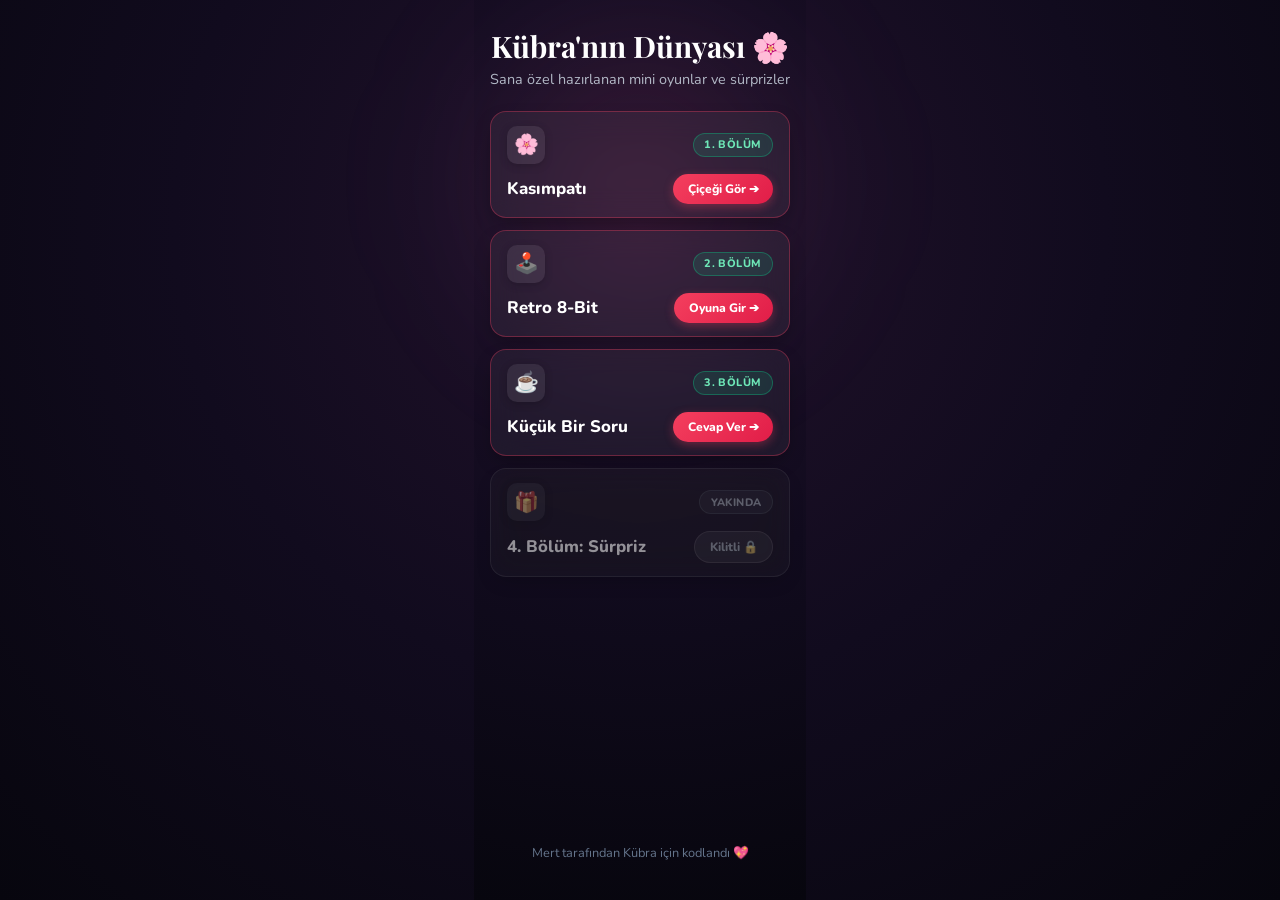
<file: index.html>
<!DOCTYPE html>
<html lang="tr">
<head>
  <meta charset="UTF-8">
  <meta name="viewport" content="width=device-width, initial-scale=1.0, maximum-scale=1.0, user-scalable=no, viewport-fit=cover">
  <meta name="apple-mobile-web-app-capable" content="yes">
  <meta name="apple-mobile-web-app-status-bar-style" content="black-translucent">
  <title>Kübra'nın Dünyası 🌸</title>
  <meta name="description" content="Kübra'ya özel mini oyunlar ve sürprizler ✨">
  <meta name="theme-color" content="#090812">

  <!-- WhatsApp & Sosyal Medya Önizleme -->
  <meta property="og:title" content="Kübra'nın Dünyası 🌸">
  <meta property="og:description" content="Sana özel hazırlanan mini oyunlar ve sürprizler ✨">
  <meta property="og:type" content="website">
  <meta property="og:url" content="https://kubra.mertgunes.com/">
  <link rel="preconnect" href="https://fonts.googleapis.com">
  <link rel="preconnect" href="https://fonts.gstatic.com" crossorigin>
  <link href="https://fonts.googleapis.com/css2?family=Caveat:wght@600;700&family=Nunito:wght@400;600;700;800&family=Playfair+Display:ital,wght@0,600;1,600&display=swap" rel="stylesheet">
  <style>
    * {
      margin: 0;
      padding: 0;
      box-sizing: border-box;
      -webkit-tap-highlight-color: transparent;
      user-select: none;
      -webkit-user-select: none;
    }

    :root {
      --bg-dark: #090812;
      --bg-gradient: radial-gradient(circle at 50% 25%, #22122b 0%, #110b1e 50%, #07060e 100%);
      --card-bg: rgba(255, 255, 255, 0.05);
      --card-border: rgba(255, 255, 255, 0.12);
      --rose: #f43f5e;
      --gold: #fbbf24;
    }

    html, body {
      min-height: 100vh;
      min-height: 100dvh;
      background: var(--bg-dark);
      background-image: var(--bg-gradient);
      font-family: 'Nunito', -apple-system, BlinkMacSystemFont, sans-serif;
      color: #ffffff;
      display: flex;
      flex-direction: column;
      align-items: center;
      overflow-x: hidden;
      position: relative;
    }

    /* Arka Plan Parıltısı */
    .glow-blob {
      position: fixed;
      top: 20%;
      left: 50%;
      transform: translate(-50%, -50%);
      width: 420px;
      height: 420px;
      background: radial-gradient(circle, rgba(244, 63, 94, 0.15) 0%, rgba(192, 132, 252, 0.05) 50%, transparent 70%);
      filter: blur(70px);
      pointer-events: none;
      z-index: 1;
    }

    /* Ana Konteyner */
    .hub-container {
      position: relative;
      z-index: 10;
      width: 100%;
      max-width: 440px;
      min-height: 100vh;
      min-height: 100dvh;
      padding: max(1.2rem, env(safe-area-inset-top)) 1rem max(1.4rem, env(safe-area-inset-bottom));
      display: flex;
      flex-direction: column;
      align-items: center;
    }

    /* Üst Başlık */
    .hub-header {
      text-align: center;
      margin-bottom: 1.4rem;
      padding-top: 0.5rem;
    }

    .hub-badge {
      display: inline-block;
      padding: 0.3rem 0.9rem;
      font-size: 0.8rem;
      font-weight: 700;
      letter-spacing: 0.04em;
      background: rgba(244, 63, 94, 0.15);
      border: 1px solid rgba(244, 63, 94, 0.3);
      border-radius: 9999px;
      color: #fbcfe8;
      margin-bottom: 0.5rem;
    }

    .hub-title {
      font-family: 'Playfair Display', Georgia, serif;
      font-size: 1.85rem;
      font-weight: 700;
      color: #ffffff;
      margin-bottom: 0.3rem;
      line-height: 1.25;
    }

    .hub-subtitle {
      font-size: 0.9rem;
      color: #cbd5e1;
      opacity: 0.85;
    }

    /* Kartlar Listesi */
    /* Oyun Kartları Grid & Kompakt Tasarım */
    .cards-grid {
      width: 100%;
      display: flex;
      flex-direction: column;
      gap: 0.75rem;
      margin-bottom: 1.2rem;
    }

    .game-card {
      background: var(--card-bg);
      border: 1px solid var(--card-border);
      backdrop-filter: blur(14px);
      -webkit-backdrop-filter: blur(14px);
      border-radius: 16px;
      padding: 0.85rem 1rem;
      display: flex;
      flex-direction: column;
      gap: 0.65rem;
      text-decoration: none;
      color: inherit;
      position: relative;
      overflow: hidden;
      transition: transform 0.15s ease, border-color 0.2s ease, box-shadow 0.2s ease;
      box-shadow: 0 8px 20px -6px rgba(0, 0, 0, 0.4);
    }

    .game-card:active {
      transform: scale(0.98);
    }

    .game-card.active-card {
      border-color: rgba(244, 63, 94, 0.35);
    }
    .game-card.active-card:hover {
      border-color: rgba(244, 63, 94, 0.6);
      box-shadow: 0 10px 25px -6px rgba(244, 63, 94, 0.35);
    }

    .game-card.locked-card {
      opacity: 0.55;
      pointer-events: none;
      filter: grayscale(0.5);
    }

    /* Üst Satır: Solda Logo, Sağda Bölüm */
    .card-top {
      display: flex;
      align-items: center;
      justify-content: space-between;
    }

    .card-icon-wrap {
      width: 38px;
      height: 38px;
      border-radius: 10px;
      background: rgba(255, 255, 255, 0.08);
      display: flex;
      align-items: center;
      justify-content: center;
      font-size: 1.25rem;
      box-shadow: 0 2px 8px rgba(0, 0, 0, 0.2);
    }

    .card-tag {
      font-size: 0.68rem;
      font-weight: 800;
      padding: 0.22rem 0.65rem;
      border-radius: 9999px;
      letter-spacing: 0.04em;
    }

    .tag-live {
      background: rgba(16, 185, 129, 0.15);
      border: 1px solid rgba(16, 185, 129, 0.4);
      color: #6ee7b7;
    }

    .tag-locked {
      background: rgba(100, 116, 139, 0.15);
      border: 1px solid rgba(100, 116, 139, 0.3);
      color: #94a3b8;
    }

    /* Alt Satır: Başlık Solda, Buton Sağda */
    .card-main {
      display: flex;
      align-items: center;
      justify-content: space-between;
      gap: 10px;
    }

    .card-main h3 {
      font-size: 1.05rem;
      font-weight: 800;
      color: #ffffff;
      margin: 0;
      line-height: 1.3;
    }

    .action-pill {
      font-size: 0.76rem;
      font-weight: 800;
      padding: 0.42rem 0.9rem;
      border-radius: 9999px;
      background: linear-gradient(135deg, #f43f5e, #e11d48);
      color: #ffffff;
      display: inline-flex;
      align-items: center;
      gap: 4px;
      white-space: nowrap;
      box-shadow: 0 3px 10px rgba(244, 63, 94, 0.35);
      flex-shrink: 0;
    }

    .locked-pill {
      background: rgba(255, 255, 255, 0.08);
      color: #94a3b8;
      border: 1px solid rgba(255, 255, 255, 0.12);
      box-shadow: none;
    }

    /* Alt Footer */
    .hub-footer {
      margin-top: auto;
      text-align: center;
      font-size: 0.8rem;
      color: #64748b;
      padding: 1rem 0;
    }
  </style>
</head>
<body>
  <div class="glow-blob"></div>

  <main class="hub-container">
    <!-- Başlık -->
    <header class="hub-header">
      <h1 class="hub-title">Kübra'nın Dünyası 🌸</h1>
      <p class="hub-subtitle">Sana özel hazırlanan mini oyunlar ve sürprizler</p>
    </header>

    <!-- Oyun Kartları (Kompakt Tasarım) -->
    <div class="cards-grid">
      <!-- 1. Kasımpatı -->
      <a href="/kasimpati" class="game-card active-card">
        <div class="card-top">
          <div class="card-icon-wrap">🌸</div>
          <span class="card-tag tag-live">1. BÖLÜM</span>
        </div>
        <div class="card-main">
          <h3>Kasımpatı</h3>
          <span class="action-pill">Çiçeği Gör ➔</span>
        </div>
      </a>

      <!-- 2. Retro Pixel Oyun -->
      <a href="/pixel" class="game-card active-card">
        <div class="card-top">
          <div class="card-icon-wrap">🕹️</div>
          <span class="card-tag tag-live">2. BÖLÜM</span>
        </div>
        <div class="card-main">
          <h3>Retro 8-Bit</h3>
          <span class="action-pill">Oyuna Gir ➔</span>
        </div>
      </a>

      <!-- 3. Kaçan Buton & Kahve Sözleşmesi -->
      <a href="/soru" class="game-card active-card">
        <div class="card-top">
          <div class="card-icon-wrap">☕</div>
          <span class="card-tag tag-live">3. BÖLÜM</span>
        </div>
        <div class="card-main">
          <h3>Küçük Bir Soru</h3>
          <span class="action-pill">Cevap Ver ➔</span>
        </div>
      </a>

      <!-- 4. Yakında Gelecek Bölüm -->
      <div class="game-card locked-card">
        <div class="card-top">
          <div class="card-icon-wrap">🎁</div>
          <span class="card-tag tag-locked">YAKINDA</span>
        </div>
        <div class="card-main">
          <h3>4. Bölüm: Sürpriz</h3>
          <span class="action-pill locked-pill">Kilitli 🔒</span>
        </div>
      </div>
    </div>

    <!-- Footer -->
    <footer class="hub-footer">
      Mert tarafından Kübra için kodlandı 💖
    </footer>
  </main>
</body>
</html>
</file>
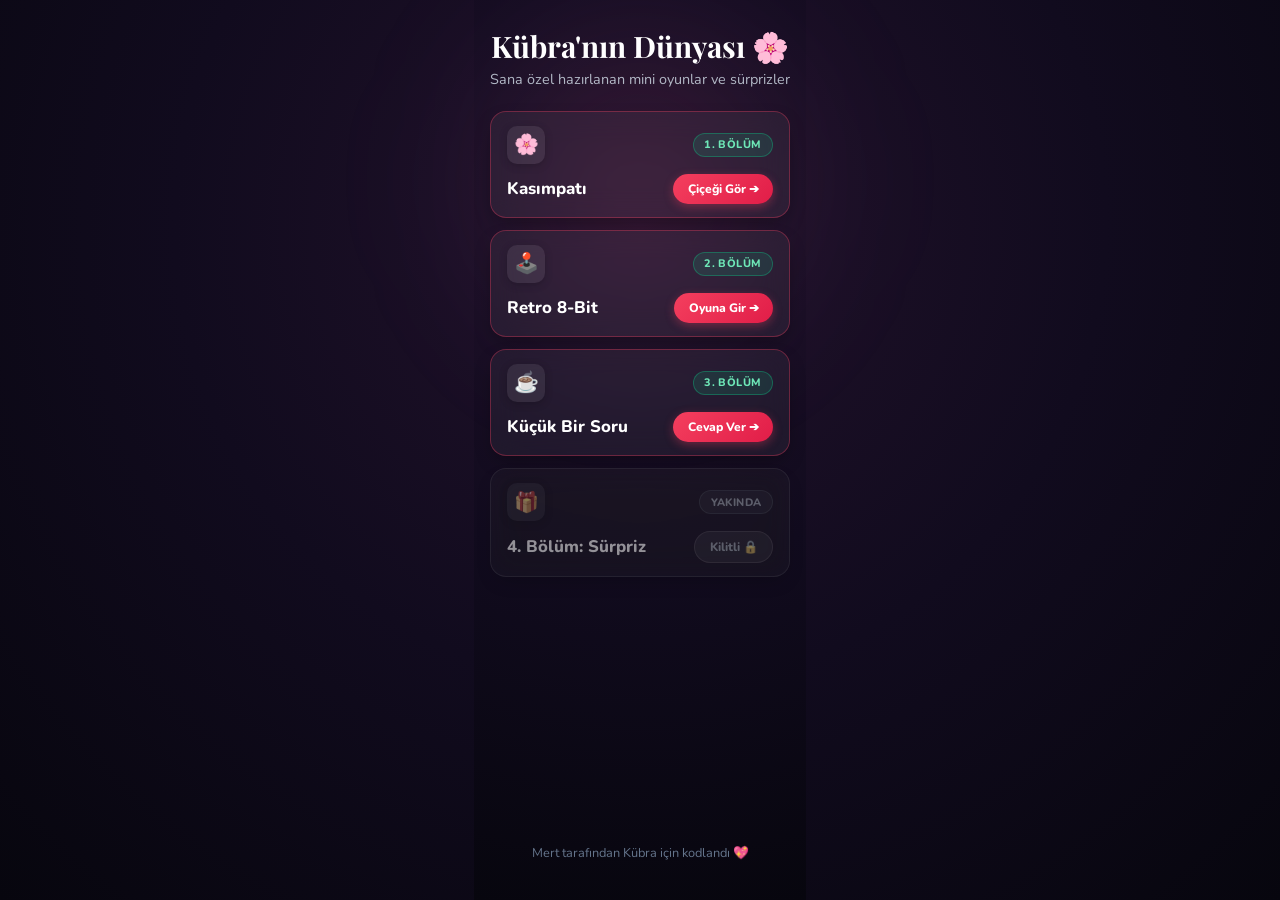
<file: hub/index.html>
<!DOCTYPE html>
<html lang="tr">
<head>
  <meta charset="UTF-8">
  <meta name="viewport" content="width=device-width, initial-scale=1.0, maximum-scale=1.0, user-scalable=no, viewport-fit=cover">
  <meta name="apple-mobile-web-app-capable" content="yes">
  <meta name="apple-mobile-web-app-status-bar-style" content="black-translucent">
  <title>Kübra'ya Özel Sürprizler & Oyunlar ✨</title>
  <meta name="theme-color" content="#090812">
  <link rel="preconnect" href="https://fonts.googleapis.com">
  <link rel="preconnect" href="https://fonts.gstatic.com" crossorigin>
  <link href="https://fonts.googleapis.com/css2?family=Caveat:wght@600;700&family=Nunito:wght@400;600;700;800&family=Playfair+Display:ital,wght@0,600;1,600&display=swap" rel="stylesheet">
  <style>
    * {
      margin: 0;
      padding: 0;
      box-sizing: border-box;
      -webkit-tap-highlight-color: transparent;
      user-select: none;
      -webkit-user-select: none;
    }

    :root {
      --bg-dark: #090812;
      --bg-gradient: radial-gradient(circle at 50% 25%, #22122b 0%, #110b1e 50%, #07060e 100%);
      --card-bg: rgba(255, 255, 255, 0.05);
      --card-border: rgba(255, 255, 255, 0.12);
      --rose: #f43f5e;
      --gold: #fbbf24;
    }

    html, body {
      min-height: 100vh;
      min-height: 100dvh;
      background: var(--bg-dark);
      background-image: var(--bg-gradient);
      font-family: 'Nunito', -apple-system, BlinkMacSystemFont, sans-serif;
      color: #ffffff;
      display: flex;
      flex-direction: column;
      align-items: center;
      overflow-x: hidden;
      position: relative;
    }

    /* Arka Plan Parıltısı */
    .glow-blob {
      position: fixed;
      top: 20%;
      left: 50%;
      transform: translate(-50%, -50%);
      width: 420px;
      height: 420px;
      background: radial-gradient(circle, rgba(244, 63, 94, 0.15) 0%, rgba(192, 132, 252, 0.05) 50%, transparent 70%);
      filter: blur(70px);
      pointer-events: none;
      z-index: 1;
    }

    /* Ana Konteyner */
    .hub-container {
      position: relative;
      z-index: 10;
      width: 100%;
      max-width: 440px;
      min-height: 100vh;
      min-height: 100dvh;
      padding: max(1.2rem, env(safe-area-inset-top)) 1rem max(1.4rem, env(safe-area-inset-bottom));
      display: flex;
      flex-direction: column;
      align-items: center;
    }

    /* Üst Başlık */
    .hub-header {
      text-align: center;
      margin-bottom: 1.4rem;
      padding-top: 0.5rem;
    }

    .hub-badge {
      display: inline-block;
      padding: 0.3rem 0.9rem;
      font-size: 0.8rem;
      font-weight: 700;
      letter-spacing: 0.04em;
      background: rgba(244, 63, 94, 0.15);
      border: 1px solid rgba(244, 63, 94, 0.3);
      border-radius: 9999px;
      color: #fbcfe8;
      margin-bottom: 0.5rem;
    }

    .hub-title {
      font-family: 'Playfair Display', Georgia, serif;
      font-size: 1.85rem;
      font-weight: 700;
      color: #ffffff;
      margin-bottom: 0.3rem;
      line-height: 1.25;
    }

    .hub-subtitle {
      font-size: 0.9rem;
      color: #cbd5e1;
      opacity: 0.85;
    }

    /* Kartlar Listesi */
    /* Oyun Kartları Grid & Kompakt Tasarım */
    .cards-grid {
      width: 100%;
      display: flex;
      flex-direction: column;
      gap: 0.75rem;
      margin-bottom: 1.2rem;
    }

    .game-card {
      background: var(--card-bg);
      border: 1px solid var(--card-border);
      backdrop-filter: blur(14px);
      -webkit-backdrop-filter: blur(14px);
      border-radius: 16px;
      padding: 0.85rem 1rem;
      display: flex;
      flex-direction: column;
      gap: 0.65rem;
      text-decoration: none;
      color: inherit;
      position: relative;
      overflow: hidden;
      transition: transform 0.15s ease, border-color 0.2s ease, box-shadow 0.2s ease;
      box-shadow: 0 8px 20px -6px rgba(0, 0, 0, 0.4);
    }

    .game-card:active {
      transform: scale(0.98);
    }

    .game-card.active-card {
      border-color: rgba(244, 63, 94, 0.35);
    }
    .game-card.active-card:hover {
      border-color: rgba(244, 63, 94, 0.6);
      box-shadow: 0 10px 25px -6px rgba(244, 63, 94, 0.35);
    }

    .game-card.locked-card {
      opacity: 0.55;
      pointer-events: none;
      filter: grayscale(0.5);
    }

    /* Üst Satır: Solda Logo, Sağda Bölüm */
    .card-top {
      display: flex;
      align-items: center;
      justify-content: space-between;
    }

    .card-icon-wrap {
      width: 38px;
      height: 38px;
      border-radius: 10px;
      background: rgba(255, 255, 255, 0.08);
      display: flex;
      align-items: center;
      justify-content: center;
      font-size: 1.25rem;
      box-shadow: 0 2px 8px rgba(0, 0, 0, 0.2);
    }

    .card-tag {
      font-size: 0.68rem;
      font-weight: 800;
      padding: 0.22rem 0.65rem;
      border-radius: 9999px;
      letter-spacing: 0.04em;
    }

    .tag-live {
      background: rgba(16, 185, 129, 0.15);
      border: 1px solid rgba(16, 185, 129, 0.4);
      color: #6ee7b7;
    }

    .tag-locked {
      background: rgba(100, 116, 139, 0.15);
      border: 1px solid rgba(100, 116, 139, 0.3);
      color: #94a3b8;
    }

    /* Alt Satır: Başlık Solda, Buton Sağda */
    .card-main {
      display: flex;
      align-items: center;
      justify-content: space-between;
      gap: 10px;
    }

    .card-main h3 {
      font-size: 1.05rem;
      font-weight: 800;
      color: #ffffff;
      margin: 0;
      line-height: 1.3;
    }

    .action-pill {
      font-size: 0.76rem;
      font-weight: 800;
      padding: 0.42rem 0.9rem;
      border-radius: 9999px;
      background: linear-gradient(135deg, #f43f5e, #e11d48);
      color: #ffffff;
      display: inline-flex;
      align-items: center;
      gap: 4px;
      white-space: nowrap;
      box-shadow: 0 3px 10px rgba(244, 63, 94, 0.35);
      flex-shrink: 0;
    }

    .locked-pill {
      background: rgba(255, 255, 255, 0.08);
      color: #94a3b8;
      border: 1px solid rgba(255, 255, 255, 0.12);
      box-shadow: none;
    }

    /* Alt Footer */
    .hub-footer {
      margin-top: auto;
      text-align: center;
      font-size: 0.8rem;
      color: #64748b;
      padding: 1rem 0;
    }
  </style>
</head>
<body>
  <div class="glow-blob"></div>

  <main class="hub-container">
    <!-- Başlık -->
    <header class="hub-header">
      <h1 class="hub-title">Kübra'nın Dünyası 🌸</h1>
      <p class="hub-subtitle">Sana özel hazırlanan mini oyunlar ve sürprizler</p>
    </header>

    <!-- Oyun Kartları (Kompakt Tasarım) -->
    <div class="cards-grid">
      <!-- 1. Kasımpatı -->
      <a href="/kasimpati" class="game-card active-card">
        <div class="card-top">
          <div class="card-icon-wrap">🌸</div>
          <span class="card-tag tag-live">1. BÖLÜM</span>
        </div>
        <div class="card-main">
          <h3>Kasımpatı</h3>
          <span class="action-pill">Çiçeği Gör ➔</span>
        </div>
      </a>

      <!-- 2. Retro Pixel Oyun -->
      <a href="/pixel" class="game-card active-card">
        <div class="card-top">
          <div class="card-icon-wrap">🕹️</div>
          <span class="card-tag tag-live">2. BÖLÜM</span>
        </div>
        <div class="card-main">
          <h3>Retro 8-Bit</h3>
          <span class="action-pill">Oyuna Gir ➔</span>
        </div>
      </a>

      <!-- 3. Kaçan Buton & Kahve Sözleşmesi -->
      <a href="/soru" class="game-card active-card">
        <div class="card-top">
          <div class="card-icon-wrap">☕</div>
          <span class="card-tag tag-live">3. BÖLÜM</span>
        </div>
        <div class="card-main">
          <h3>Küçük Bir Soru</h3>
          <span class="action-pill">Cevap Ver ➔</span>
        </div>
      </a>

      <!-- 4. Yakında Gelecek Bölüm -->
      <div class="game-card locked-card">
        <div class="card-top">
          <div class="card-icon-wrap">🎁</div>
          <span class="card-tag tag-locked">YAKINDA</span>
        </div>
        <div class="card-main">
          <h3>4. Bölüm: Sürpriz</h3>
          <span class="action-pill locked-pill">Kilitli 🔒</span>
        </div>
      </div>
    </div>

    <!-- Footer -->
    <footer class="hub-footer">
      Mert tarafından Kübra için kodlandı 💖
    </footer>
  </main>
</body>
</html>
</file>
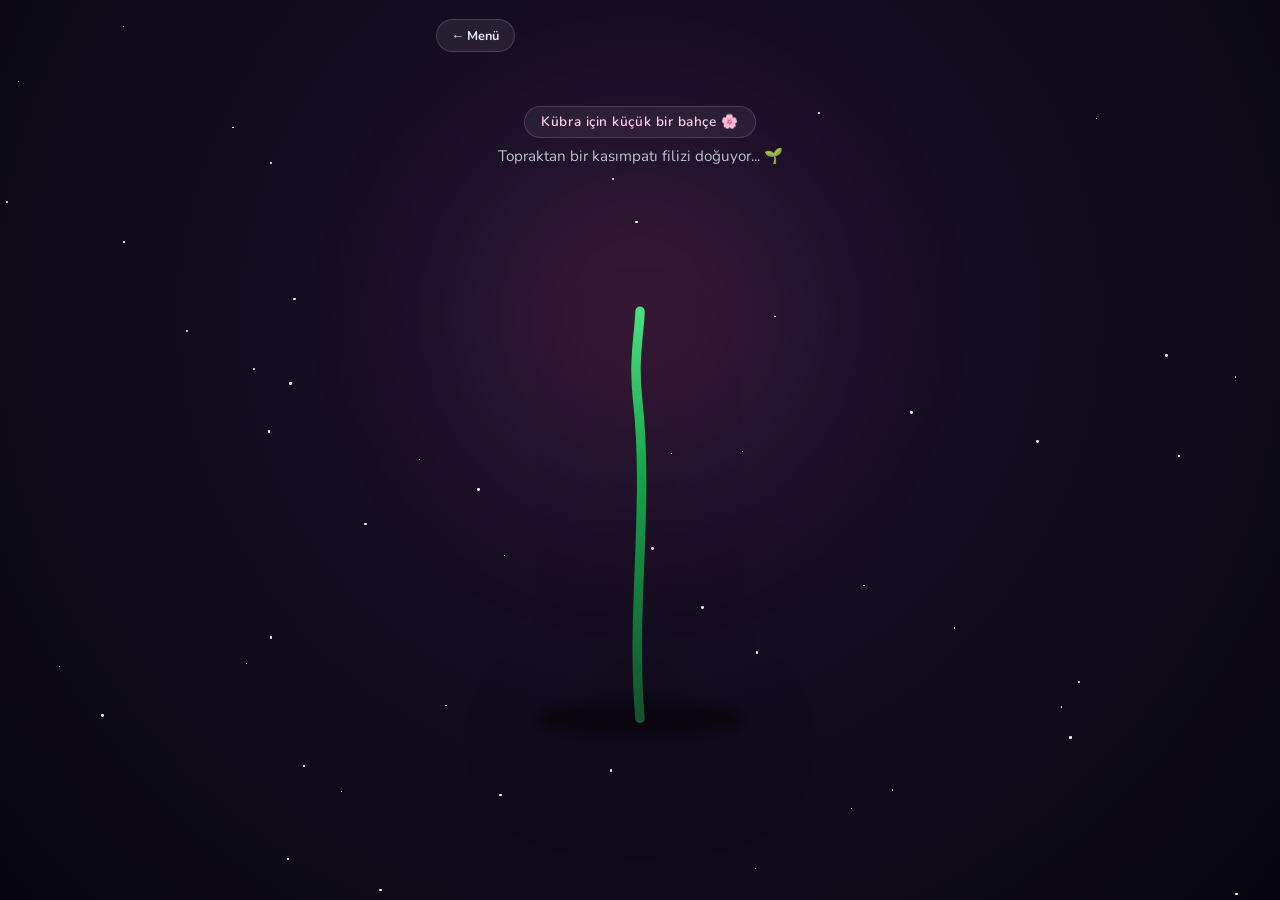
<file: kasimpati/index.html>
<!DOCTYPE html>
<html lang="tr">
<head>
  <meta charset="UTF-8">
  <meta name="viewport" content="width=device-width, initial-scale=1.0, maximum-scale=1.0, user-scalable=no, viewport-fit=cover">
  <meta name="apple-mobile-web-app-capable" content="yes">
  <meta name="apple-mobile-web-app-status-bar-style" content="black-translucent">
  <title>Kübra İçin Kasımpatı 🌸</title>
  <meta name="description" content="Kübra'ya özel kasımpatı sürprizi...">
  <meta name="theme-color" content="#f43f5e">

  <!-- WhatsApp & Sosyal Medya Önizleme (Open Graph) -->
  <meta property="og:title" content="Kübra'ya Özel Kasımpatı 🌸">
  <meta property="og:description" content="Sana küçük bir bahçe...">
  <meta property="og:type" content="website">
  <meta property="og:url" content="https://kubra.mertgunes.com/kasimpati">
  <meta property="og:site_name" content="Kübra'ya Özel Sürpriz">
  <link rel="preconnect" href="https://fonts.googleapis.com">
  <link rel="preconnect" href="https://fonts.gstatic.com" crossorigin>
  <link href="https://fonts.googleapis.com/css2?family=Caveat:wght@600;700&family=Nunito:wght@400;500;600;700&family=Playfair+Display:ital,wght@0,600;1,600&display=swap" rel="stylesheet">
  <link rel="stylesheet" href="/kasimpati/style.css">
</head>
<body>
  <!-- Arka plan yıldızları ve ışık parçacıkları -->
  <div class="stars-container" id="starsContainer"></div>
  <div class="glow-bg"></div>

  <main class="main-container">
    <!-- Üst Menü Dönüş Butonu -->
    <div style="width: 100%; display: flex; justify-content: flex-start; margin-bottom: 0.4rem; z-index: 50; position: relative;">
      <a href="/" style="display: inline-flex; align-items: center; gap: 6px; background: rgba(255, 255, 255, 0.08); border: 1px solid rgba(255, 255, 255, 0.15); border-radius: 9999px; padding: 0.4rem 0.9rem; color: #e2e8f0; font-size: 0.8rem; font-weight: 700; text-decoration: none; backdrop-filter: blur(10px); transition: transform 0.15s ease;">← Menü</a>
    </div>

    <!-- Başlık / İntro (Zarif & Minimal) -->
    <header class="header">
      <span class="badge">Kübra için küçük bir bahçe 🌸</span>
      <p class="subtitle" id="statusText">Topraktan bir filiz yükseliyor...</p>
    </header>

    <!-- Kasımpatı Çiçeği Sahnesi (TAMAMEN KORUNDU) -->
    <div class="garden-stage">
      <!-- Çiçek SVG -->
      <svg class="flower-svg" id="flowerSvg" viewBox="0 0 400 520" preserveAspectRatio="xMidYMid meet">
        <defs>
          <!-- Gövde degrade -->
          <linearGradient id="stemGrad" x1="0%" y1="100%" x2="0%" y2="0%">
            <stop offset="0%" stop-color="#14532d"/>
            <stop offset="60%" stop-color="#16a34a"/>
            <stop offset="100%" stop-color="#4ade80"/>
          </linearGradient>

          <!-- Yaprak degrade -->
          <linearGradient id="leafGrad" x1="0%" y1="0%" x2="100%" y2="100%">
            <stop offset="0%" stop-color="#4ade80"/>
            <stop offset="50%" stop-color="#22c55e"/>
            <stop offset="100%" stop-color="#15803d"/>
          </linearGradient>

          <!-- Dış yapraklar - Sıcak Kasımpatı Pembe-Gül Degrade -->
          <linearGradient id="petalOuterGrad" x1="0%" y1="0%" x2="0%" y2="100%">
            <stop offset="0%" stop-color="#fda4af"/>
            <stop offset="40%" stop-color="#f43f5e"/>
            <stop offset="100%" stop-color="#be123c"/>
          </linearGradient>

          <!-- Orta yapraklar - Canlı Şeftali/Mercan Degrade -->
          <linearGradient id="petalMidGrad" x1="0%" y1="0%" x2="0%" y2="100%">
            <stop offset="0%" stop-color="#fecdd3"/>
            <stop offset="50%" stop-color="#fb7185"/>
            <stop offset="100%" stop-color="#e11d48"/>
          </linearGradient>

          <!-- İç katman - Altın Günbatımı Degrade -->
          <linearGradient id="petalInnerGrad" x1="0%" y1="0%" x2="0%" y2="100%">
            <stop offset="0%" stop-color="#fef08a"/>
            <stop offset="45%" stop-color="#fbbf24"/>
            <stop offset="100%" stop-color="#f59e0b"/>
          </linearGradient>

          <!-- Merkez çekirdek degrade -->
          <radialGradient id="centerCoreGrad" cx="50%" cy="50%" r="50%">
            <stop offset="0%" stop-color="#fffbeb"/>
            <stop offset="35%" stop-color="#fde047"/>
            <stop offset="70%" stop-color="#ea580c"/>
            <stop offset="100%" stop-color="#9a3412"/>
          </radialGradient>

          <!-- Kalp degrade -->
          <radialGradient id="heartGrad" cx="40%" cy="40%" r="60%">
            <stop offset="0%" stop-color="#ff758c"/>
            <stop offset="40%" stop-color="#ff1e56"/>
            <stop offset="100%" stop-color="#990024"/>
          </radialGradient>

          <!-- Parıltı Filtresi -->
          <filter id="bloomGlow" x="-30%" y="-30%" width="160%" height="160%">
            <feGaussianBlur stdDeviation="4" result="blur"/>
            <feComposite in="SourceGraphic" in2="blur" operator="over"/>
          </filter>
        </defs>

        <!-- Toprak Tabanı -->
        <ellipse cx="200" cy="500" rx="90" ry="14" class="ground-shadow"/>

        <!-- Gövde -->
        <path id="stem" class="stem" d="M 200 500 C 192 410, 208 320, 198 230 C 194 195, 200 170, 200 155" />

        <!-- Yapraklar -->
        <g id="leavesGroup" class="leaves-group">
          <!-- Sol alt yaprak -->
          <path class="leaf leaf-left-1" d="M 197 420 C 145 425, 120 380, 105 390 C 125 415, 160 440, 196 428 Z" fill="url(#leafGrad)"/>
          <!-- Sağ orta yaprak -->
          <path class="leaf leaf-right-1" d="M 202 360 C 255 350, 275 320, 295 330 C 275 355, 240 375, 201 368 Z" fill="url(#leafGrad)"/>
          <!-- Sol üst yaprak -->
          <path class="leaf leaf-left-2" d="M 198 290 C 150 280, 135 250, 120 255 C 140 275, 170 295, 198 296 Z" fill="url(#leafGrad)"/>
        </g>

        <!-- Çiçek Çanak Yaprakları (Kalıks) -->
        <g id="calyxGroup" class="calyx-group">
          <ellipse cx="200" cy="160" rx="14" ry="12" fill="#15803d"/>
        </g>

        <!-- Kasımpatı Taç Yaprakları Grubu -->
        <g id="flowerHead" class="flower-head" transform="translate(200, 150)">
          <!-- Katman 1: En dış katman (30 adet yaprak) -->
          <g id="layerOuter" class="petal-layer"></g>
          <!-- Katman 2: Orta katman (24 adet yaprak) -->
          <g id="layerMid" class="petal-layer"></g>
          <!-- Katman 3: İç katman (18 adet kıvrık yaprak) -->
          <g id="layerInner" class="petal-layer"></g>
          <!-- Çiçek Göbeği (Merkezi Disk) -->
          <circle id="flowerCenter" class="flower-center" cx="0" cy="0" r="22" fill="url(#centerCoreGrad)"/>
          
          <!-- Ortadan çıkacak Kalp -->
          <g id="flowerHeartGroup" class="flower-heart-group">
            <path id="centerHeart" class="center-heart" d="M 0 -12 C -2 -30, -32 -25, -30 4 C -28 20, 0 38, 0 46 C 0 38, 28 20, 30 4 C 32 -25, 2 -30, 0 -12 Z" fill="url(#heartGrad)"/>
            <circle cx="-10" cy="-6" r="4" fill="#ffffff" opacity="0.6"/>
          </g>
        </g>
      </svg>
    </div>

    <!-- Kaçan Buton Alanı (Şık, Cam Efektli, Minimal) -->
    <div class="interactive-area" id="interactiveArea">
      <button id="surpriseBtn" class="surprise-btn" aria-label="Sürpriz butonu">
        <span class="btn-text">Sürpriz için butona bas ✨</span>
      </button>
    </div>

    <!-- Aşk Mesajı Modal / Kart Alanı (Zarif & Estetik) -->
    <div id="loveCard" class="love-card hidden">
      <div class="love-card-content">
        <div class="floating-hearts">🌸 💕 🌸</div>
        <h2 class="love-name">KÜBRA'M</h2>
        <p class="love-message">Sana bayılıyorum yicem minnoşumu 🥰</p>
        <p class="love-sub">Dünyanın en güzel kasımpatısı bile yanında sönük kalır...</p>
        <button id="replayBtn" class="replay-btn">Yeniden İzle ↺</button>
      </div>
    </div>
  </main>

  <!-- Konfeti / Kalp Parçacıkları Tuvali -->
  <canvas id="particlesCanvas"></canvas>

  <script src="/kasimpati/script.js"></script>
</body>
</html>
</file>
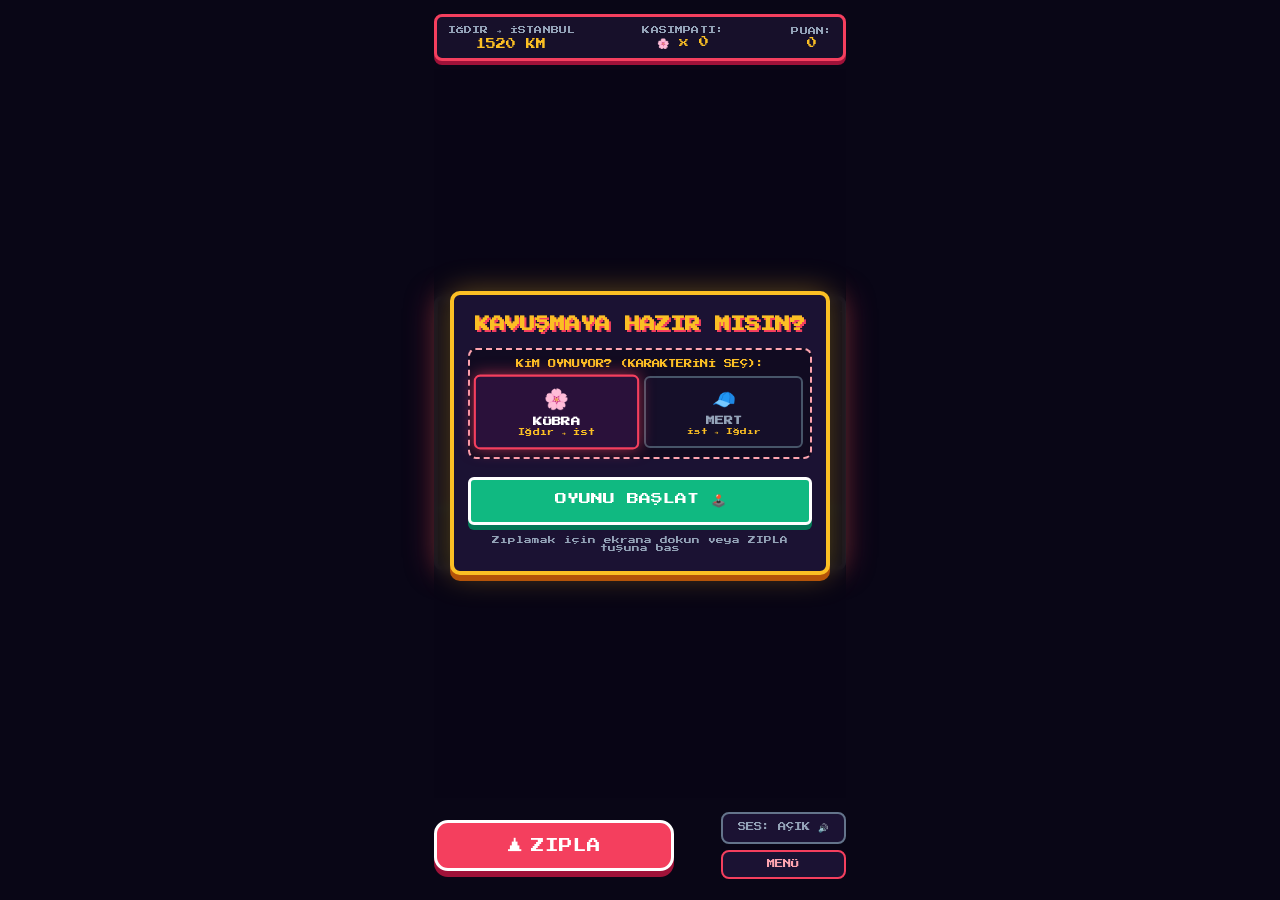
<file: pixel/index.html>
<!DOCTYPE html>
<html lang="tr">
<head>
  <meta charset="UTF-8">
  <meta name="viewport" content="width=device-width, initial-scale=1.0, maximum-scale=1.0, user-scalable=no, viewport-fit=cover">
  <meta name="apple-mobile-web-app-capable" content="yes">
  <meta name="apple-mobile-web-app-status-bar-style" content="black-translucent">
  <title>İstanbul - Iğdır: Kübra & Mert 🌸</title>
  <meta name="theme-color" content="#090616">
  <link rel="preconnect" href="https://fonts.googleapis.com">
  <link rel="preconnect" href="https://fonts.gstatic.com" crossorigin>
  <link href="https://fonts.googleapis.com/css2?family=Press+Start+2P&display=swap" rel="stylesheet">
  <style>
    /* 8-Bit Retro Piksel Stilleri - iPhone 14 Pro Max & Mobil Tam Uyum */
    * {
      margin: 0;
      padding: 0;
      box-sizing: border-box;
      -webkit-tap-highlight-color: transparent;
      user-select: none;
      -webkit-user-select: none;
      touch-action: manipulation;
    }

    :root {
      --bg-dark: #090616;
      --arcade-border: #f43f5e;
      --pixel-gold: #fbbf24;
      --pixel-pink: #fda4af;
      --pixel-green: #34d399;
    }

    html, body {
      width: 100%;
      height: 100%;
      height: 100vh;
      height: 100dvh;
      overflow: hidden;
      overscroll-behavior: none;
      position: fixed;
      inset: 0;
      background-color: var(--bg-dark);
      font-family: 'Press Start 2P', monospace;
      color: #ffffff;
      display: flex;
      align-items: center;
      justify-content: center;
      image-rendering: pixelated;
      image-rendering: crisp-edges;
    }

    /* Arcade Çerçeve Konteyneri */
    .arcade-cabinet {
      width: 100%;
      max-width: 440px;
      height: 100%;
      height: 100vh;
      height: 100dvh;
      padding-top: max(0.9rem, env(safe-area-inset-top));
      padding-bottom: max(1.1rem, env(safe-area-inset-bottom));
      padding-left: max(0.9rem, env(safe-area-inset-left));
      padding-right: max(0.9rem, env(safe-area-inset-right));
      display: flex;
      flex-direction: column;
      justify-content: space-between;
      align-items: center;
    }

    /* Üst Skor Tablosu (HUD) */
    .hud-bar {
      width: 100%;
      background: #17102a;
      border: 3px solid #f43f5e;
      border-radius: 8px;
      padding: 0.55rem 0.65rem;
      display: flex;
      justify-content: space-between;
      align-items: center;
      font-size: 0.62rem;
      box-shadow: 0 4px 0 #9f1239;
      flex-shrink: 0;
    }

    .hud-item {
      display: flex;
      flex-direction: column;
      align-items: center;
      gap: 3px;
    }

    .hud-label {
      color: #94a3b8;
      font-size: 0.5rem;
      letter-spacing: 0.02em;
    }

    .hud-val {
      color: var(--pixel-gold);
    }

    /* Oyun Tuvali Sarıcısı */
    .canvas-wrapper {
      position: relative;
      width: 100%;
      flex: 1;
      min-height: 0;
      display: flex;
      align-items: center;
      justify-content: center;
      margin: 0.5rem 0;
    }

    #gameCanvas {
      width: 100%;
      height: auto;
      max-height: 100%;
      aspect-ratio: 480 / 320;
      background: #0d091e;
      border: 4px solid #ffffff;
      border-radius: 8px;
      box-shadow: 0 8px 0 #1b1333, 0 0 30px rgba(244, 63, 94, 0.35);
      display: block;
      touch-action: none;
    }

    /* Retro Overlay Ekranları */
    .game-overlay {
      position: absolute;
      inset: 0;
      background: rgba(9, 6, 22, 0.94);
      backdrop-filter: blur(5px);
      -webkit-backdrop-filter: blur(5px);
      display: flex;
      align-items: center;
      justify-content: center;
      padding: 0.8rem;
      z-index: 30;
      transition: opacity 0.3s ease;
    }

    .game-overlay.hidden {
      opacity: 0;
      pointer-events: none;
      display: none !important;
    }

    .retro-box {
      background: #1b1233;
      border: 4px solid #fbbf24;
      border-radius: 10px;
      padding: 1.2rem 0.9rem;
      text-align: center;
      width: 100%;
      max-width: 380px;
      box-shadow: 0 6px 0 #b45309, 0 0 30px rgba(251, 191, 36, 0.35);
    }

    .blink-text {
      font-size: 0.65rem;
      color: #fbbf24;
      margin-bottom: 0.5rem;
      animation: blink 1s infinite steps(2);
    }

    @keyframes blink {
      0%, 100% { opacity: 1; }
      50% { opacity: 0; }
    }

    .pixel-title {
      font-size: 0.95rem;
      line-height: 1.4;
      color: #fbbf24;
      margin-bottom: 0.8rem;
      text-shadow: 2px 2px 0 #f43f5e;
      animation: blink 1s infinite steps(2);
    }

    /* Karakter Seçim Paneli */
    .char-select-container {
      margin: 0.8rem 0;
      background: rgba(0, 0, 0, 0.35);
      border: 2px dashed #fda4af;
      border-radius: 8px;
      padding: 0.6rem 0.4rem;
    }

    .char-select-label {
      font-size: 0.52rem;
      color: #fbbf24;
      margin-bottom: 0.5rem;
    }

    .char-buttons {
      display: flex;
      gap: 8px;
      justify-content: center;
    }

    .char-btn {
      flex: 1;
      background: #150f29;
      border: 2px solid #475569;
      border-radius: 6px;
      padding: 0.55rem 0.2rem;
      color: #94a3b8;
      font-family: 'Press Start 2P', monospace;
      cursor: pointer;
      display: flex;
      flex-direction: column;
      align-items: center;
      gap: 3px;
      transition: all 0.15s ease;
    }

    .char-btn.active {
      border-color: #f43f5e;
      background: #2a113a;
      color: #ffffff;
      box-shadow: 0 0 14px rgba(244, 63, 94, 0.6);
      transform: scale(1.04);
    }

    .char-avatar { font-size: 1.2rem; }
    .char-name { font-size: 0.56rem; font-weight: bold; margin-top: 2px; }
    .char-route { font-size: 0.42rem; color: #fbbf24; }

    .pixel-tip {
      font-size: 0.48rem;
      color: #94a3b8;
      margin-top: 0.7rem;
    }

    /* Retro Butonlar */
    .pixel-btn {
      font-family: 'Press Start 2P', monospace;
      font-size: 0.75rem;
      padding: 0.85rem 1.6rem;
      color: #ffffff;
      background: #f43f5e;
      border: 3px solid #ffffff;
      border-radius: 6px;
      cursor: pointer;
      box-shadow: 0 5px 0 #9f1239;
      transition: transform 0.1s, box-shadow 0.1s;
    }

    .pixel-btn:active {
      transform: translateY(4px);
      box-shadow: 0 1px 0 #9f1239;
    }

    .start-btn {
      width: 100%;
      background: #10b981;
      box-shadow: 0 5px 0 #047857;
      margin-top: 0.3rem;
    }
    .start-btn:active {
      box-shadow: 0 1px 0 #047857;
    }

    /* Zafer Kutusu */
    .victory-box {
      border-color: #f43f5e;
      box-shadow: 0 6px 0 #9f1239, 0 0 35px rgba(244, 63, 94, 0.4);
    }

    .badge-tag {
      font-size: 0.54rem;
      color: #fbbf24;
      margin-bottom: 0.5rem;
    }

    .victory-title {
      font-size: 1.15rem;
      color: #ffffff;
      margin-bottom: 0.5rem;
      text-shadow: 2px 2px 0 #f43f5e;
    }

    .victory-desc {
      font-size: 0.56rem;
      line-height: 1.6;
      color: #fecdd3;
      margin-bottom: 0.8rem;
    }

    .pixel-hearts-burst {
      font-size: 1.5rem;
      margin: 0.4rem 0 0.9rem;
      animation: floatBounce 1s infinite alternate;
    }

    @keyframes floatBounce {
      0% { transform: translateY(0); }
      100% { transform: translateY(-5px); }
    }

    .proposal-box {
      background: #271744;
      border: 2px dashed #fda4af;
      padding: 0.9rem 0.6rem;
      border-radius: 8px;
    }

    .proposal-text {
      font-size: 0.58rem;
      line-height: 1.7;
      color: #ffffff;
      margin-bottom: 0.9rem;
    }

    .btn-group {
      display: flex;
      flex-direction: column;
      gap: 0.6rem;
    }

    .accept-btn {
      width: 100%;
      font-size: 0.62rem;
      padding: 0.8rem 0.6rem;
      background: #ec4899;
      box-shadow: 0 4px 0 #be185d;
    }
    .accept-btn:active {
      box-shadow: 0 1px 0 #be185d;
    }

    /* Mobil Alt Kontrol Paneli */
    .controls-bar {
      width: 100%;
      display: flex;
      align-items: center;
      justify-content: space-between;
      padding: 0.4rem 0 0.2rem;
      flex-shrink: 0;
      gap: 12px;
    }

    .arcade-jump-btn {
      flex: 1;
      max-width: 240px;
      background: #f43f5e;
      border: 3px solid #ffffff;
      border-radius: 14px;
      color: #ffffff;
      font-family: 'Press Start 2P', monospace;
      padding: 0.95rem 1.4rem;
      font-size: 0.85rem;
      cursor: pointer;
      box-shadow: 0 6px 0 #9f1239;
      display: flex;
      align-items: center;
      justify-content: center;
      gap: 8px;
      touch-action: manipulation;
      transition: transform 0.1s, box-shadow 0.1s;
    }

    .arcade-jump-btn:active {
      transform: translateY(4px);
      box-shadow: 0 2px 0 #9f1239;
    }

    .jump-arrow {
      font-size: 0.95rem;
    }

    .sound-toggle-wrapper {
      display: flex;
      flex-direction: column;
      align-items: stretch;
      gap: 6px;
      min-width: 125px;
    }

    .sound-btn, .menu-btn {
      width: 100%;
      background: #1b1233;
      border: 2px solid #64748b;
      border-radius: 8px;
      color: #94a3b8;
      font-family: 'Press Start 2P', monospace;
      font-size: 0.52rem;
      padding: 0.55rem 0.4rem;
      cursor: pointer;
      text-align: center;
      text-decoration: none;
      display: inline-flex;
      align-items: center;
      justify-content: center;
      transition: all 0.15s ease;
      box-sizing: border-box;
    }

    .sound-btn:active, .menu-btn:active {
      transform: scale(0.96);
      background: #251a45;
    }

    .menu-btn {
      border-color: #f43f5e;
      color: #fda4af;
    }

    @media (max-width: 380px) {
      .hud-bar { font-size: 0.52rem; padding: 0.4rem 0.5rem; }
      .pixel-title { font-size: 0.82rem; }
      .arcade-jump-btn { padding: 0.75rem 1rem; font-size: 0.75rem; }
    }
  </style>
</head>
<body>
  <!-- Retro Ekran Çerçevesi -->
  <main class="arcade-cabinet">
    <!-- Üst Skor Tablosu (HUD) -->
    <header class="hud-bar">
      <div class="hud-item">
        <span class="hud-label" id="hudRoute">IĞDIR ➔ İSTANBUL</span>
        <span class="hud-val" id="hudDistance">1520 KM</span>
      </div>
      <div class="hud-item">
        <span class="hud-label">KASIMPATI:</span>
        <span class="hud-val" id="hudFlowers">🌸 x 0</span>
      </div>
      <div class="hud-item">
        <span class="hud-label">PUAN:</span>
        <span class="hud-val" id="hudScore">0</span>
      </div>
    </header>

    <!-- Oyun Tuvali -->
    <div class="canvas-wrapper">
      <canvas id="gameCanvas" width="480" height="320"></canvas>

      <!-- Başlangıç Ekranı (Overlay + Karakter Seçimi) -->
      <div id="startScreen" class="game-overlay">
        <div class="retro-box">
          <h1 class="pixel-title">KAVUŞMAYA HAZIR MISIN?</h1>
          
          <!-- Karakter Seçimi -->
          <div class="char-select-container">
            <p class="char-select-label">KİM OYNUYOR? (KARAKTERİNİ SEÇ):</p>
            <div class="char-buttons">
              <button id="charBtnKubra" class="char-btn active" type="button">
                <span class="char-avatar">🌸</span>
                <span class="char-name">KÜBRA</span>
                <span class="char-route">Iğdır ➔ İst</span>
              </button>
              <button id="charBtnMert" class="char-btn" type="button">
                <span class="char-avatar">🧢</span>
                <span class="char-name">MERT</span>
                <span class="char-route">İst ➔ Iğdır</span>
              </button>
            </div>
          </div>

          <button id="startBtn" class="pixel-btn start-btn" type="button">OYUNU BAŞLAT 🕹️</button>
          <p class="pixel-tip">Zıplamak için ekrana dokun veya ZIPLA tuşuna bas</p>
        </div>
      </div>

      <!-- Zafer Ekranı: Flörtöz Seçenekler (Kahve/Tatlı veya Sen) -->
      <div id="victoryScreen" class="game-overlay hidden">
        <div class="retro-box victory-box">
          <div class="badge-tag">TEBRİKLER! 1520 KM'Yİ AŞTIN 🏆</div>
          <h2 class="victory-title">KAVUŞTUK! 🥰</h2>
          <p class="victory-desc" id="vicDesc">1520 km bile bana ulaşmana engel olamadı.</p>
          <div class="pixel-hearts-burst">☕ 🌸 🍰</div>
          <div class="proposal-box">
            <p class="proposal-text" id="proposalText">Peki kavuştuğumuza göre ödül olarak ne istersin? ✨</p>
            <div class="btn-group" id="victoryBtnGroup">
              <button class="pixel-btn accept-btn" id="yesBtn1" type="button">☕ KAHVE & TATLI</button>
              <button class="pixel-btn accept-btn" id="yesBtn2" type="button" style="background: #f43f5e; box-shadow: 0 4px 0 #9f1239;">💖 SENİ İSTERİM</button>
            </div>
            <div id="rewardResult" style="display: none; margin-top: 0.8rem; font-size: 0.58rem; line-height: 1.6; color: #fbbf24; background: rgba(0,0,0,0.3); padding: 0.6rem; border-radius: 6px;"></div>
          </div>
        </div>
      </div>
    </div>

    <!-- Mobil / Arcade Kontrol Paneli -->
    <footer class="controls-bar">
      <button id="jumpBtn" class="arcade-jump-btn" aria-label="Zıpla" type="button">
        <span class="jump-arrow">▲</span>
        <span class="jump-label">ZIPLA</span>
      </button>
      <div class="sound-toggle-wrapper">
        <button id="soundToggle" class="sound-btn" type="button">SES: AÇIK 🔊</button>
        <a href="/hub" class="menu-btn">MENÜ</a>
      </div>
    </footer>
  </main>

  <script>
    // 8-Bit Retro Mini Oyunu: İstanbul - Iğdır Kavuşması
    document.addEventListener('DOMContentLoaded', () => {
      const canvas = document.getElementById('gameCanvas');
      const ctx = canvas.getContext('2d');
      
      const hudRoute = document.getElementById('hudRoute');
      const hudDistance = document.getElementById('hudDistance');
      const hudFlowers = document.getElementById('hudFlowers');
      const hudScore = document.getElementById('hudScore');
      
      const startScreen = document.getElementById('startScreen');
      const victoryScreen = document.getElementById('victoryScreen');
      const startBtn = document.getElementById('startBtn');
      const jumpBtn = document.getElementById('jumpBtn');
      const soundToggle = document.getElementById('soundToggle');
      const yesBtn1 = document.getElementById('yesBtn1');
      const yesBtn2 = document.getElementById('yesBtn2');
      const charBtnKubra = document.getElementById('charBtnKubra');
      const charBtnMert = document.getElementById('charBtnMert');
      const vicDesc = document.getElementById('vicDesc');

      let audioCtx = null;
      let soundEnabled = true;

      function initAudio() {
        if (!audioCtx) {
          const AudioContext = window.AudioContext || window.webkitAudioContext;
          if (AudioContext) audioCtx = new AudioContext();
        }
        if (audioCtx && audioCtx.state === 'suspended') {
          audioCtx.resume();
        }
      }

      function playSound(type) {
        if (!soundEnabled || !audioCtx) return;
        try {
          const now = audioCtx.currentTime;
          const osc = audioCtx.createOscillator();
          const gain = audioCtx.createGain();
          osc.connect(gain);
          gain.connect(audioCtx.destination);

          if (type === 'jump') {
            osc.type = 'square';
            osc.frequency.setValueAtTime(160, now);
            osc.frequency.exponentialRampToValueAtTime(480, now + 0.12);
            gain.gain.setValueAtTime(0.15, now);
            gain.gain.linearRampToValueAtTime(0, now + 0.12);
            osc.start(now);
            osc.stop(now + 0.12);
          } else if (type === 'coin') {
            osc.type = 'triangle';
            osc.frequency.setValueAtTime(587, now);
            osc.frequency.setValueAtTime(880, now + 0.08);
            osc.frequency.setValueAtTime(1174, now + 0.14);
            gain.gain.setValueAtTime(0.18, now);
            gain.gain.linearRampToValueAtTime(0, now + 0.22);
            osc.start(now);
            osc.stop(now + 0.22);
          } else if (type === 'hit') {
            osc.type = 'sawtooth';
            osc.frequency.setValueAtTime(160, now);
            osc.frequency.linearRampToValueAtTime(60, now + 0.16);
            gain.gain.setValueAtTime(0.2, now);
            gain.gain.linearRampToValueAtTime(0.01, now + 0.16);
            osc.start(now);
            osc.stop(now + 0.18);
          } else if (type === 'win') {
            const notes = [329, 392, 523, 659, 783, 1046];
            notes.forEach((freq, idx) => {
              const noteOsc = audioCtx.createOscillator();
              const noteGain = audioCtx.createGain();
              noteOsc.connect(noteGain);
              noteGain.connect(audioCtx.destination);
              noteOsc.type = 'triangle';
              noteOsc.frequency.setValueAtTime(freq, now + idx * 0.1);
              noteGain.gain.setValueAtTime(0.18, now + idx * 0.1);
              noteGain.gain.linearRampToValueAtTime(0, now + (idx + 1) * 0.14);
              noteOsc.start(now + idx * 0.1);
              noteOsc.stop(now + (idx + 1) * 0.14);
            });
          }
        } catch (e) {}
      }

      soundToggle.addEventListener('click', () => {
        soundEnabled = !soundEnabled;
        soundToggle.textContent = soundEnabled ? 'SES: AÇIK 🔊' : 'SES: KAPALI 🔇';
      });

      // Karakter Seçimi: Varsayılan 'kubra' (Çünkü Kübra oynuyor!)
      let activeCharacter = 'kubra';

      function selectKubra(e) {
        if (e) e.stopPropagation();
        activeCharacter = 'kubra';
        charBtnKubra.classList.add('active');
        charBtnMert.classList.remove('active');
        hudRoute.textContent = 'IĞDIR ➔ İSTANBUL';
        vicDesc.textContent = 'Iğdır - İstanbul arası 1520 km bile bana ulaşmana engel olamadı.';
      }

      function selectMert(e) {
        if (e) e.stopPropagation();
        activeCharacter = 'mert';
        charBtnMert.classList.add('active');
        charBtnKubra.classList.remove('active');
        hudRoute.textContent = 'İSTANBUL ➔ IĞDIR';
        vicDesc.textContent = 'İstanbul - Iğdır arası 1520 km bile sana gelmeme engel olamaz.';
      }

      charBtnKubra.addEventListener('click', selectKubra);
      charBtnKubra.addEventListener('touchstart', selectKubra);
      charBtnMert.addEventListener('click', selectMert);
      charBtnMert.addEventListener('touchstart', selectMert);

      let gameState = 'START';
      let distance = 1520;
      let flowerCount = 0;
      let score = 0;
      let gameSpeed = 2.4;
      let groundY = 245;
      let gameTime = 0;

      // Oyuncu Nesnesi (Seçilen karaktere göre dinamik çizilir)
      const player = {
        x: 60,
        y: groundY - 36,
        w: 24,
        h: 36,
        vy: 0,
        gravity: 0.52,
        jumpForce: -10.5,
        isGrounded: true,
        runFrame: 0,
        invulnerable: 0,
        jump() {
          if (this.isGrounded) {
            this.vy = this.jumpForce;
            this.isGrounded = false;
            playSound('jump');
          }
        },
        update() {
          this.vy += this.gravity;
          this.y += this.vy;
          if (this.y >= groundY - this.h) {
            this.y = groundY - this.h;
            this.vy = 0;
            this.isGrounded = true;
          }
          if (this.isGrounded) {
            this.runFrame += 0.18;
          }
          if (this.invulnerable > 0) {
            this.invulnerable--;
          }
        },
        draw() {
          // Tökezleme yanıp sönme efekti
          if (this.invulnerable > 0 && Math.floor(this.invulnerable / 3) % 2 === 0) {
            return;
          }

          ctx.save();
          ctx.translate(Math.floor(this.x), Math.floor(this.y));

          if (activeCharacter === 'kubra') {
            // === KÜBRA KOŞUYOR (Başörtülü, Temiz Yüz, Şık) ===
            // Şal / Başörtüsü (Gül Pembe)
            ctx.fillStyle = '#fda4af';
            ctx.fillRect(3, 0, 18, 9);
            ctx.fillStyle = '#fb7185';
            ctx.fillRect(1, 4, 22, 18);

            // Yüz (KIRMIZI LEKELER/ALLIKLAR TAMAMEN KALDIRILDI! Sadece pürüzsüz ten ve tatlı gözler)
            ctx.fillStyle = '#fed7aa';
            ctx.fillRect(6, 8, 12, 10);
            ctx.fillStyle = '#0f172a';
            ctx.fillRect(9, 10, 3, 3); // Göz

            // Pardösü (Zarif Mürdüm Rengi)
            ctx.fillStyle = '#831843';
            ctx.fillRect(3, 22, 18, 10);
            ctx.fillStyle = '#fbcfe8';
            ctx.fillRect(8, 22, 8, 10); // Ön döküm

            // Koşan Etek / Ayaklar
            ctx.fillStyle = '#1e1b4b';
            const step = Math.floor(this.runFrame) % 2;
            if (this.isGrounded) {
              if (step === 0) {
                ctx.fillRect(4, 32, 6, 4);
                ctx.fillRect(14, 32, 6, 2);
              } else {
                ctx.fillRect(4, 32, 6, 2);
                ctx.fillRect(14, 32, 6, 4);
              }
            } else {
              ctx.fillRect(4, 32, 6, 3);
              ctx.fillRect(13, 32, 6, 3);
            }

          } else {
            // === MERT KOŞUYOR ===
            // Saç
            ctx.fillStyle = '#1e293b';
            ctx.fillRect(4, 0, 16, 8);
            ctx.fillRect(2, 4, 20, 6);

            // Yüz
            ctx.fillStyle = '#fed7aa';
            ctx.fillRect(4, 8, 16, 12);
            ctx.fillStyle = '#0f172a';
            ctx.fillRect(14, 11, 3, 3);

            // Kapüşonlu
            ctx.fillStyle = '#334155';
            ctx.fillRect(2, 20, 20, 11);
            ctx.fillStyle = '#f43f5e';
            ctx.fillRect(8, 20, 8, 2);

            // Bacaklar
            ctx.fillStyle = '#0f172a';
            const step = Math.floor(this.runFrame) % 2;
            if (this.isGrounded) {
              if (step === 0) {
                ctx.fillRect(4, 31, 6, 5);
                ctx.fillRect(14, 31, 6, 3);
              } else {
                ctx.fillRect(4, 31, 6, 3);
                ctx.fillRect(14, 31, 6, 5);
              }
            } else {
              ctx.fillRect(4, 31, 6, 3);
              ctx.fillRect(12, 31, 6, 3);
            }
          }

          ctx.restore();
        }
      };

      // Hedef Karakter (Bitişte Bekleyen Kişi)
      const waitingPartner = {
        x: 480 + 50,
        y: groundY - 36,
        w: 24,
        h: 36,
        visible: false,
        draw() {
          if (!this.visible) return;
          ctx.save();
          ctx.translate(Math.floor(this.x), Math.floor(this.y));

          if (activeCharacter === 'kubra') {
            // Hedef MERT (İstanbul'da Bekliyor)
            ctx.fillStyle = '#1e293b';
            ctx.fillRect(4, 0, 16, 8);
            ctx.fillRect(2, 4, 20, 6);

            ctx.fillStyle = '#fed7aa';
            ctx.fillRect(4, 8, 16, 12);
            ctx.fillStyle = '#0f172a';
            ctx.fillRect(8, 11, 3, 3); // Göz

            ctx.fillStyle = '#334155';
            ctx.fillRect(2, 20, 20, 12);
            ctx.fillStyle = '#10b981';
            ctx.fillRect(6, 20, 4, 4); // Elinde tuttuğu hediye/çiçek

            ctx.fillStyle = '#0f172a';
            ctx.fillRect(5, 32, 5, 4);
            ctx.fillRect(14, 32, 5, 4);

          } else {
            // Hedef KÜBRA (Iğdır'da Bekliyor - Yüzünde Kırmızı Leke YOK)
            ctx.fillStyle = '#fda4af';
            ctx.fillRect(3, 0, 18, 9);
            ctx.fillStyle = '#fb7185';
            ctx.fillRect(1, 4, 22, 18);

            // Temiz Yüz
            ctx.fillStyle = '#fed7aa';
            ctx.fillRect(6, 8, 12, 10);
            ctx.fillStyle = '#0f172a';
            ctx.fillRect(8, 10, 3, 3);

            ctx.fillStyle = '#831843';
            ctx.fillRect(3, 22, 18, 11);
            ctx.fillStyle = '#fbcfe8';
            ctx.fillRect(8, 22, 8, 11);

            ctx.fillStyle = '#1e1b4b';
            ctx.fillRect(6, 33, 4, 3);
            ctx.fillRect(14, 33, 4, 3);

            ctx.fillStyle = '#fbbf24';
            ctx.fillRect(0, 19, 4, 4); // Çiçek
          }

          ctx.restore();
        }
      };

      const stars = [];
      for (let i = 0; i < 30; i++) {
        stars.push({
          x: Math.random() * 480,
          y: Math.random() * 150,
          size: Math.random() > 0.8 ? 2 : 1,
          speed: Math.random() * 0.3 + 0.1
        });
      }

      let collectibles = [];
      let obstacles = [];
      let floatingTexts = [];
      let spawnTimer = 0;

      // Zıplama Mantığı: Ödüller havada (zıplayarak toplanır), engeller yerde (zıplayarak kaçılır)!
      function spawnEntities() {
        spawnTimer++;
        if (distance > 35 && spawnTimer % 55 === 0) {
          const rand = Math.random();

          if (rand < 0.45) {
            // Desen 1: Yerde Engel + Üstünde Uçan Kasımpatı/Kalp
            // Zıplayınca hem engelden kaçılır hem de havadaki ödül kapılır!
            const obsType = Math.random() > 0.5 ? 'rock' : 'hurdle';
            obstacles.push({
              x: 490,
              y: obsType === 'rock' ? groundY - 16 : groundY - 22,
              w: 22,
              h: obsType === 'rock' ? 16 : 22,
              type: obsType
            });

            collectibles.push({
              x: 492,
              y: groundY - 78,
              w: 22,
              h: 22,
              type: Math.random() > 0.35 ? 'flower' : 'heart'
            });

          } else if (rand < 0.8) {
            // Desen 2: Yüksekte Uçan Ödül Yay Dizilimi (Zıplamadan asla alınamaz!)
            const rewardType = Math.random() > 0.35 ? 'flower' : 'heart';
            collectibles.push({
              x: 490,
              y: groundY - 75,
              w: 22,
              h: 22,
              type: rewardType
            });
            collectibles.push({
              x: 524,
              y: groundY - 88,
              w: 22,
              h: 22,
              type: 'flower'
            });

          } else {
            // Desen 3: Sürpriz Zemin Engeli (Zıplayarak aşılmalı)
            obstacles.push({
              x: 490,
              y: groundY - 16,
              w: 20,
              h: 16,
              type: 'rock'
            });
          }
        }
      }

      function update() {
        if (gameState !== 'PLAYING') return;

        gameTime++;
        player.update();

        if (distance > 0) {
          distance -= 1.6;
          if (distance < 0) distance = 0;
          hudDistance.textContent = `${Math.floor(distance)} KM`;
        }

        if (distance === 0 && !waitingPartner.visible) {
          waitingPartner.visible = true;
          waitingPartner.x = 410;
        }

        stars.forEach(s => {
          s.x -= s.speed;
          if (s.x < 0) s.x = 480;
        });

        spawnEntities();

        // 1. ZEMİN ENGELLERİ GÜNCELLEME & ÇARPIŞMA (Tökezleme & Puan Kaybı)
        for (let i = obstacles.length - 1; i >= 0; i--) {
          const obs = obstacles[i];
          obs.x -= gameSpeed;

          // Oyuncu ile engel çarpışma kutusu
          const pBox = { x: player.x + 4, y: player.y + 4, w: player.w - 8, h: player.h - 4 };
          const oBox = { x: obs.x + 2, y: obs.y + 2, w: obs.w - 4, h: obs.h - 2 };

          if (pBox.x < oBox.x + oBox.w && pBox.x + pBox.w > oBox.x &&
              pBox.y < oBox.y + oBox.h && pBox.y + pBox.h > oBox.y) {
            if (player.invulnerable === 0) {
              player.invulnerable = 36;
              score = Math.max(0, score - 50);
              hudScore.textContent = score;
              floatingTexts.push({ x: player.x, y: player.y - 12, text: '-50 💥', opacity: 1, color: '#ef4444' });
              playSound('hit');
            }
          }

          if (obs.x < -40) obstacles.splice(i, 1);
        }

        // 2. HAVADAKİ ÖDÜLLER GÜNCELLEME & ÇARPIŞMA (Sadece Zıplayıp Dokununca Alınır!)
        for (let i = collectibles.length - 1; i >= 0; i--) {
          const col = collectibles[i];
          col.x -= gameSpeed;

          // Kutu çarpışması (Ayaktayken havadaki ödüle erişilemez!)
          const pBox = { x: player.x - 2, y: player.y - 2, w: player.w + 4, h: player.h + 4 };
          const cBox = { x: col.x + 2, y: col.y + 2, w: col.w - 4, h: col.h - 4 };

          if (pBox.x < cBox.x + cBox.w && pBox.x + pBox.w > cBox.x &&
              pBox.y < cBox.y + cBox.h && pBox.y + pBox.h > cBox.y) {
            playSound('coin');
            if (col.type === 'flower') {
              flowerCount++;
              score += 100;
              floatingTexts.push({ x: col.x, y: col.y, text: '+100 🌸', opacity: 1, color: '#fbbf24' });
            } else {
              score += 250;
              floatingTexts.push({ x: col.x, y: col.y, text: '+250 💖', opacity: 1, color: '#f43f5e' });
            }
            hudFlowers.textContent = `🌸 x ${flowerCount}`;
            hudScore.textContent = score;
            collectibles.splice(i, 1);
            continue;
          }

          if (col.x < -30) collectibles.splice(i, 1);
        }

        for (let i = floatingTexts.length - 1; i >= 0; i--) {
          const ft = floatingTexts[i];
          ft.y -= 0.8;
          ft.opacity -= 0.025;
          if (ft.opacity <= 0) floatingTexts.splice(i, 1);
        }

        if (distance === 0 && waitingPartner.visible) {
          if (player.x < waitingPartner.x - 26) {
            player.x += 1.2;
          } else {
            triggerVictory();
          }
        }
      }

      function draw() {
        ctx.clearRect(0, 0, canvas.width, canvas.height);

        const skyGrad = ctx.createLinearGradient(0, 0, 0, groundY);
        skyGrad.addColorStop(0, '#0a0618');
        skyGrad.addColorStop(1, '#1b1236');
        ctx.fillStyle = skyGrad;
        ctx.fillRect(0, 0, canvas.width, groundY);

        ctx.fillStyle = '#fde047';
        ctx.fillRect(400, 20, 24, 24);
        ctx.fillStyle = '#0a0618';
        ctx.fillRect(396, 17, 14, 14);

        ctx.fillStyle = '#ffffff';
        stars.forEach(s => {
          ctx.fillRect(Math.floor(s.x), Math.floor(s.y), s.size, s.size);
        });

        ctx.fillStyle = '#140e2b';
        for (let i = 0; i < 14; i++) {
          const h = ((i * 23) % 40) + 25;
          ctx.fillRect(i * 38 - (gameTime * 0.5 % 38), groundY - h, 34, h);
        }

        ctx.fillStyle = '#064e3b';
        ctx.fillRect(0, groundY, canvas.width, 10);
        ctx.fillStyle = '#022c22';
        ctx.fillRect(0, groundY + 10, canvas.width, canvas.height - groundY - 10);

        ctx.fillStyle = '#10b981';
        for (let x = - (gameTime * gameSpeed) % 30; x < canvas.width; x += 30) {
          ctx.fillRect(Math.floor(x), groundY + 4, 14, 3);
        }

        // Engelleri Çiz (Taş ve Çit)
        obstacles.forEach(obs => {
          ctx.save();
          ctx.translate(Math.floor(obs.x), Math.floor(obs.y));
          if (obs.type === 'rock') {
            ctx.fillStyle = '#64748b';
            ctx.fillRect(2, 4, 18, 12);
            ctx.fillRect(5, 1, 12, 15);
            ctx.fillStyle = '#94a3b8';
            ctx.fillRect(5, 3, 6, 4);
            ctx.fillStyle = '#334155';
            ctx.fillRect(2, 13, 18, 3);
          } else {
            ctx.fillStyle = '#b45309';
            ctx.fillRect(2, 0, 4, 22);
            ctx.fillRect(12, 0, 4, 22);
            ctx.fillStyle = '#d97706';
            ctx.fillRect(0, 4, 18, 5);
            ctx.fillRect(0, 13, 18, 5);
            ctx.fillStyle = '#fbbf24';
            ctx.fillRect(1, 5, 2, 3);
            ctx.fillRect(15, 5, 2, 3);
          }
          ctx.restore();
        });

        // Havadaki Ödülleri Çiz (Çiçek & Kalp)
        collectibles.forEach(col => {
          ctx.save();
          ctx.translate(Math.floor(col.x), Math.floor(col.y));
          if (col.type === 'heart') {
            ctx.fillStyle = '#f43f5e';
            ctx.fillRect(3, 0, 6, 6);
            ctx.fillRect(11, 0, 6, 6);
            ctx.fillRect(1, 4, 18, 8);
            ctx.fillRect(4, 12, 12, 5);
            ctx.fillRect(8, 17, 4, 4);
          } else {
            ctx.fillStyle = '#fda4af';
            ctx.fillRect(6, 0, 10, 22);
            ctx.fillRect(0, 6, 22, 10);
            ctx.fillStyle = '#f43f5e';
            ctx.fillRect(4, 4, 14, 14);
            ctx.fillStyle = '#fbbf24';
            ctx.fillRect(7, 7, 8, 8);
          }
          ctx.restore();
        });

        player.draw();
        waitingPartner.draw();

        floatingTexts.forEach(ft => {
          ctx.save();
          ctx.globalAlpha = Math.max(0, ft.opacity);
          ctx.fillStyle = ft.color || '#fbbf24';
          ctx.font = '10px "Press Start 2P", monospace';
          ctx.fillText(ft.text, ft.x, ft.y);
          ctx.restore();
        });

        if (gameState === 'VICTORY') {
          const heartPulse = Math.sin(gameTime * 0.12) * 4;
          ctx.save();
          ctx.translate(player.x + 18, player.y - 35 + heartPulse);
          ctx.fillStyle = '#f43f5e';
          ctx.fillRect(-8, -8, 8, 8);
          ctx.fillRect(0, -8, 8, 8);
          ctx.fillRect(-12, -3, 24, 11);
          ctx.fillRect(-8, 8, 16, 8);
          ctx.fillRect(-4, 16, 8, 5);
          ctx.restore();
        }
      }

      function loop() {
        update();
        draw();
        requestAnimationFrame(loop);
      }

      function triggerVictory() {
        if (gameState === 'VICTORY') return;
        gameState = 'VICTORY';
        playSound('win');
        setTimeout(() => {
          victoryScreen.classList.remove('hidden');
        }, 700);
      }

      function startGame() {
        if (gameState === 'PLAYING') return;
        initAudio();
        startScreen.classList.add('hidden');
        startScreen.style.display = 'none';
        gameState = 'PLAYING';
        playSound('coin');
      }

      startBtn.addEventListener('click', (e) => {
        if (e) e.stopPropagation();
        startGame();
      });
      startBtn.addEventListener('touchstart', (e) => {
        if (e) { e.preventDefault(); e.stopPropagation(); }
        startGame();
      });

      startScreen.addEventListener('click', (e) => {
        if (e.target.closest('.char-btn')) return;
        startGame();
      });

      function handleJumpAction(e) {
        if (e && e.type === 'touchstart') e.preventDefault();
        initAudio();
        if (gameState === 'START') {
          startGame();
        }
        player.jump();
      }

      jumpBtn.addEventListener('touchstart', handleJumpAction, { passive: false });
      jumpBtn.addEventListener('click', handleJumpAction);

      canvas.addEventListener('touchstart', handleJumpAction, { passive: false });
      canvas.addEventListener('click', handleJumpAction);

      window.addEventListener('keydown', (e) => {
        if (e.code === 'Space' || e.code === 'ArrowUp' || e.code === 'Enter') {
          e.preventDefault();
          handleJumpAction();
        }
      });

      // Flörtöz Bitiş Seçenekleri (Kahve/Tatlı vs Seni İsterim)
      const rewardResult = document.getElementById('rewardResult');

      function claimReward(choice) {
        playSound('win');

        for (let i = 0; i < 50; i++) {
          collectibles.push({
            x: player.x + Math.random() * 80 - 40,
            y: player.y - Math.random() * 90,
            w: 10,
            h: 10,
            type: 'heart'
          });
        }

        if (choice === 1) {
          // Kahve & Tatlı Seçeneği
          yesBtn1.textContent = 'SÖZÜNÜ ALDIM! 😉☕';
          yesBtn1.style.background = '#10b981';
          yesBtn1.style.boxShadow = '0 5px 0 #047857';
          yesBtn1.disabled = true;
          yesBtn2.style.display = 'none';

          rewardResult.style.display = 'block';
          rewardResult.innerHTML = "☕🍰 <b>Borç Yazıldı!</b> En lezzetli kahve ve tatlılar Mert'ten sana söz olsun. Ekran görüntüsünü at ve tahsil et bakalım 😉";
        } else {
          // Seni İsterim Seçeneği
          yesBtn2.textContent = 'BEN DE SENİİİ! 🥰💖';
          yesBtn2.style.background = '#f43f5e';
          yesBtn2.style.boxShadow = '0 5px 0 #9f1239';
          yesBtn2.disabled = true;
          yesBtn1.style.display = 'none';

          rewardResult.style.display = 'block';
          rewardResult.innerHTML = "🥰💖 <b>Ben de seni çok seviyorum/istiyorum minnoşum!</b> Zaten tamamen seninim... Kahveler ve tatlılar da üstüne bonus olsun! 💕🌸";
        }
      }

      yesBtn1.addEventListener('click', () => claimReward(1));
      yesBtn2.addEventListener('click', () => claimReward(2));

      requestAnimationFrame(loop);
    });
  </script>
</body>
</html>
</file>
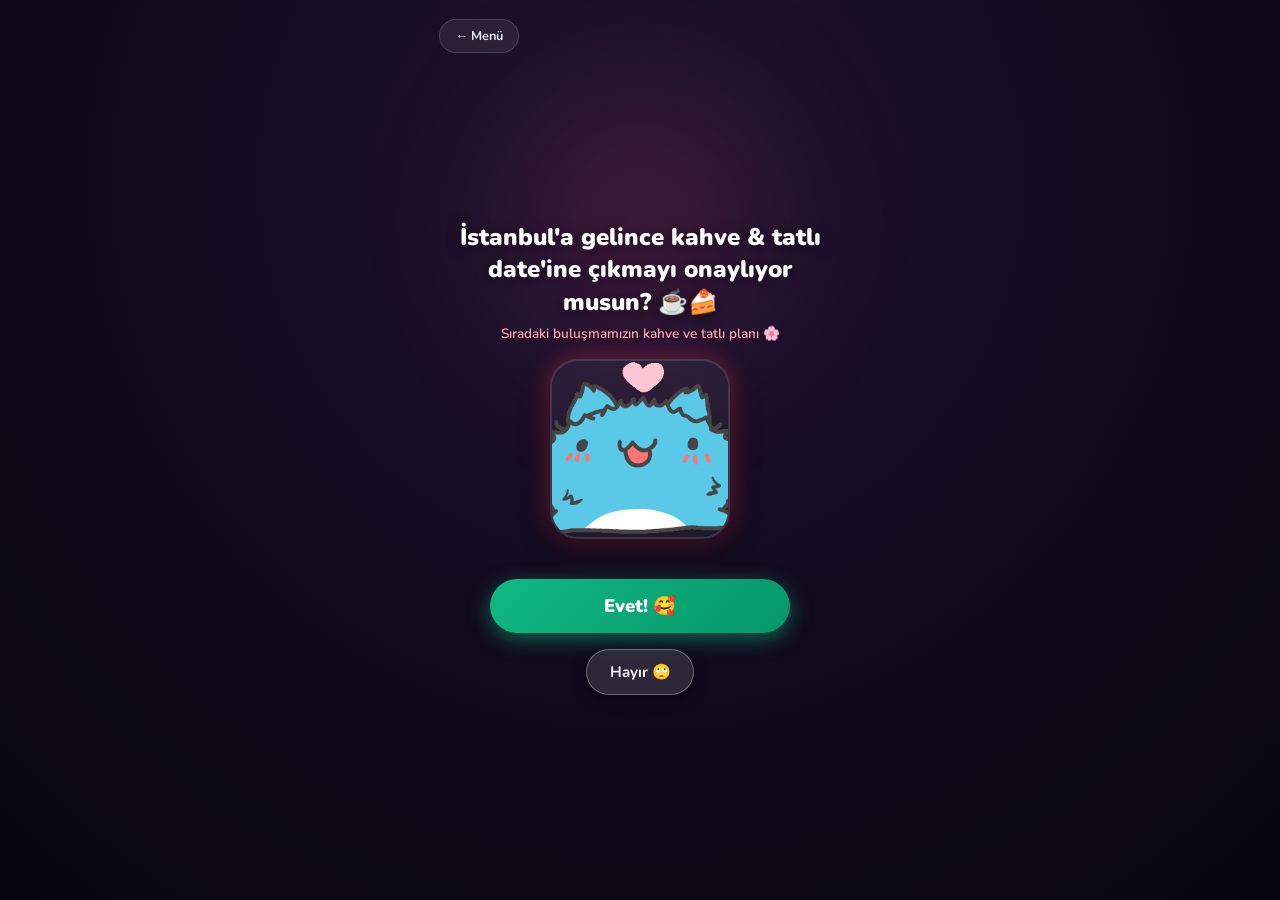
<file: soru/index.html>
<!DOCTYPE html>
<html lang="tr">
<head>
  <meta charset="UTF-8">
  <meta name="viewport" content="width=device-width, initial-scale=1.0, maximum-scale=1.0, user-scalable=no, viewport-fit=cover">
  <meta name="apple-mobile-web-app-capable" content="yes">
  <meta name="apple-mobile-web-app-status-bar-style" content="black-translucent">
  <title>Kahve & Tatlı Sözleşmesi ☕🍰</title>
  <meta name="theme-color" content="#090812">

  <!-- WhatsApp & Sosyal Medya Önizleme -->
  <meta property="og:title" content="Kahve & Tatlı Sözleşmesi ☕🍰">
  <meta property="og:description" content="Sıradaki buluşmamızın tatlı ve kahve planı...">
  <meta property="og:type" content="website">
  <meta property="og:url" content="https://kubra.mertgunes.com/soru">

  <link rel="preconnect" href="https://fonts.googleapis.com">
  <link rel="preconnect" href="https://fonts.gstatic.com" crossorigin>
  <link href="https://fonts.googleapis.com/css2?family=Caveat:wght@600;700&family=Nunito:wght@400;600;700;800;900&display=swap" rel="stylesheet">

  <style>
    * {
      margin: 0;
      padding: 0;
      box-sizing: border-box;
      -webkit-tap-highlight-color: transparent;
      user-select: none;
      -webkit-user-select: none;
      touch-action: manipulation;
    }

    :root {
      --bg-dark: #090812;
      --rose: #f43f5e;
      --rose-glow: rgba(244, 63, 94, 0.45);
      --green: #10b981;
      --green-glow: rgba(16, 185, 129, 0.5);
    }

    html, body {
      width: 100%;
      height: 100vh;
      height: 100dvh;
      background: var(--bg-dark);
      background-image: radial-gradient(circle at 50% 20%, #22122b 0%, #110b1e 50%, #07060e 100%);
      font-family: 'Nunito', -apple-system, BlinkMacSystemFont, sans-serif;
      color: #ffffff;
      overflow: hidden;
      position: relative;
      display: flex;
      flex-direction: column;
      align-items: center;
      justify-content: center;
    }

    /* Arka Plan Atmosfer Parıltısı */
    .glow-blob {
      position: fixed;
      top: 25%;
      left: 50%;
      transform: translate(-50%, -50%);
      width: 380px;
      height: 380px;
      background: radial-gradient(circle, rgba(244, 63, 94, 0.2) 0%, rgba(168, 85, 247, 0.08) 50%, transparent 70%);
      filter: blur(60px);
      pointer-events: none;
      z-index: 1;
    }

    /* Ana Konteyner - iPhone 14 Pro Max Safe Area Tam Uyum */
    .app-card {
      position: relative;
      z-index: 10;
      width: 100%;
      max-width: 440px;
      height: 100vh;
      height: 100dvh;
      padding: max(1.2rem, env(safe-area-inset-top)) 1.2rem max(1.4rem, env(safe-area-inset-bottom));
      display: flex;
      flex-direction: column;
      align-items: center;
      justify-content: space-between;
    }

    /* Üst Navigasyon Barı */
    .top-nav {
      width: 100%;
      display: flex;
      align-items: center;
      justify-content: flex-start;
      flex-shrink: 0;
    }

    .back-btn {
      display: inline-flex;
      align-items: center;
      gap: 6px;
      background: rgba(255, 255, 255, 0.08);
      border: 1px solid rgba(255, 255, 255, 0.15);
      border-radius: 9999px;
      padding: 0.42rem 0.95rem;
      color: #e2e8f0;
      font-size: 0.8rem;
      font-weight: 700;
      text-decoration: none;
      backdrop-filter: blur(10px);
      transition: all 0.2s ease;
    }
    .back-btn:active {
      transform: scale(0.95);
      background: rgba(255, 255, 255, 0.15);
    }

    /* Orta Soru & Görsel Alanı */
    .center-stage {
      display: flex;
      flex-direction: column;
      align-items: center;
      text-align: center;
      width: 100%;
      margin: auto 0;
    }

    /* Başlık */
    .question-title {
      font-family: 'Nunito', sans-serif;
      font-size: clamp(1.2rem, 5vw, 1.5rem);
      font-weight: 900;
      line-height: 1.35;
      color: #ffffff;
      margin-bottom: 0.35rem;
      text-shadow: 0 2px 14px rgba(0, 0, 0, 0.6);
      padding: 0 0.5rem;
    }

    .question-sub {
      font-size: 0.85rem;
      font-weight: 600;
      color: #fda4af;
      margin-bottom: 1rem;
    }

    /* Sevimli GIF Konteyneri */
    .gif-frame {
      width: 180px;
      height: 180px;
      max-width: 52vw;
      max-height: 52vw;
      border-radius: 28px;
      background: rgba(255, 255, 255, 0.05);
      border: 2px solid rgba(255, 255, 255, 0.12);
      box-shadow: 0 12px 30px rgba(0, 0, 0, 0.4), 0 0 24px var(--rose-glow);
      overflow: hidden;
      display: flex;
      align-items: center;
      justify-content: center;
      position: relative;
      margin-bottom: 1.1rem;
      transition: transform 0.3s ease;
    }

    .gif-frame img {
      width: 100%;
      height: 100%;
      object-fit: cover;
      display: block;
    }

    /* Alt Butonlar Bölgesi - DİKEY (ÜST/ALT) DÜZEN */
    .action-container {
      width: 100%;
      max-width: 360px;
      display: flex;
      flex-direction: column;
      align-items: center;
      justify-content: center;
      gap: 16px;
      position: relative;
      min-height: 145px;
      margin-top: 0.5rem;
    }

    /* EVET BUTONU - Üste Doğru Büyüyen Süper Buton */
    .btn-yes {
      width: 85%;
      max-width: 300px;
      min-height: 54px;
      background: linear-gradient(135deg, #10b981, #059669);
      color: #ffffff;
      font-family: 'Nunito', sans-serif;
      font-size: 1.15rem;
      font-weight: 900;
      border: none;
      border-radius: 9999px;
      cursor: pointer;
      box-shadow: 0 6px 20px var(--green-glow), 0 2px 6px rgba(0, 0, 0, 0.3);
      transition: transform 0.3s cubic-bezier(0.34, 1.56, 0.64, 1), box-shadow 0.3s ease;
      transform-origin: bottom center; /* ÜSTE DOĞRU BÜYÜR! */
      display: inline-flex;
      align-items: center;
      justify-content: center;
      gap: 8px;
      z-index: 50; /* Hayır her zaman bunun üstünde görünür */
      position: relative;
      text-align: center;
      white-space: nowrap;
      padding: 0.7rem 1.4rem;
    }

    .btn-yes:active {
      filter: brightness(1.1);
    }

    /* HAYIR BUTONU - Sürekli Hareket Eden & Asla Kaybolmayan Kaçak Buton */
    .btn-no {
      --no-x: 0px;
      --no-y: 0px;
      width: auto;
      max-width: 90%;
      min-height: 46px;
      background: rgba(255, 255, 255, 0.12);
      color: #f1f5f9;
      font-family: 'Nunito', sans-serif;
      font-size: 0.95rem;
      font-weight: 700;
      padding: 0.75rem 1.4rem;
      border: 1.5px solid rgba(255, 255, 255, 0.3);
      border-radius: 9999px;
      cursor: pointer;
      backdrop-filter: blur(10px);
      transition: background 0.2s, border-color 0.2s;
      z-index: 200; /* HER ZAMAN EN ÜSTTE, ASLA EVET'İN ALTINDA KAYBOLMAZ */
      position: relative;
      text-align: center;
      white-space: normal;
      line-height: 1.35;
      box-shadow: 0 4px 16px rgba(0, 0, 0, 0.4);
      animation: floatNo 2.2s ease-in-out infinite alternate;
    }

    .btn-no:active {
      background: rgba(255, 255, 255, 0.22);
    }

    /* Hayır butonunun sürekli canlı şekilde süzülmesi ve hareket etmesi */
    @keyframes floatNo {
      0% {
        transform: translate(calc(var(--no-x, 0px) + 0px), calc(var(--no-y, 0px) + 0px)) rotate(0deg);
      }
      25% {
        transform: translate(calc(var(--no-x, 0px) + 7px), calc(var(--no-y, 0px) - 6px)) rotate(3deg);
      }
      50% {
        transform: translate(calc(var(--no-x, 0px) - 7px), calc(var(--no-y, 0px) + 5px)) rotate(-2.5deg);
      }
      75% {
        transform: translate(calc(var(--no-x, 0px) + 6px), calc(var(--no-y, 0px) + 4px)) rotate(2deg);
      }
      100% {
        transform: translate(calc(var(--no-x, 0px) - 6px), calc(var(--no-y, 0px) - 5px)) rotate(-3deg);
      }
    }

    /* KUTLAMA MODALI / SÖZLEŞME EKRANI */
    .celebration-screen {
      position: absolute;
      inset: 0;
      background: radial-gradient(circle at 50% 30%, #271131 0%, #12091c 60%, #08050e 100%);
      z-index: 100;
      display: flex;
      flex-direction: column;
      align-items: center;
      justify-content: space-between;
      padding: max(1.2rem, env(safe-area-inset-top)) 1.2rem max(1.4rem, env(safe-area-inset-bottom));
      opacity: 0;
      pointer-events: none;
      transform: scale(0.92);
      transition: all 0.4s cubic-bezier(0.34, 1.56, 0.64, 1);
    }

    .celebration-screen.active {
      opacity: 1;
      pointer-events: auto;
      transform: scale(1);
    }

    .celeb-card {
      display: flex;
      flex-direction: column;
      align-items: center;
      text-align: center;
      margin: auto 0;
      width: 100%;
    }

    .celeb-badge {
      font-size: 0.76rem;
      font-weight: 800;
      padding: 0.4rem 1rem;
      border-radius: 9999px;
      background: rgba(16, 185, 129, 0.2);
      border: 1px solid rgba(16, 185, 129, 0.5);
      color: #6ee7b7;
      margin-bottom: 0.8rem;
    }

    .celeb-title {
      font-family: 'Nunito', sans-serif;
      font-size: 1.55rem;
      font-weight: 900;
      color: #ffffff;
      line-height: 1.3;
      margin-bottom: 0.4rem;
    }

    .celeb-desc {
      font-size: 0.95rem;
      color: #cbd5e1;
      line-height: 1.5;
      margin-bottom: 1.2rem;
      padding: 0 0.8rem;
    }

    /* Date Ruleti */
    .roulette-box {
      width: 100%;
      background: rgba(255, 255, 255, 0.05);
      border: 1px solid rgba(255, 255, 255, 0.12);
      border-radius: 18px;
      padding: 1rem 0.8rem;
      margin-top: 0.4rem;
      box-shadow: 0 8px 24px rgba(0, 0, 0, 0.3);
    }

    .roulette-label {
      font-size: 0.72rem;
      font-weight: 700;
      color: #f472b6;
      text-transform: uppercase;
      letter-spacing: 0.05em;
      margin-bottom: 0.3rem;
    }

    .roulette-result {
      font-size: 1.05rem;
      font-weight: 800;
      color: #ffffff;
      min-height: 2.2rem;
      display: flex;
      align-items: center;
      justify-content: center;
      text-align: center;
    }

    .spin-btn {
      margin-top: 0.6rem;
      background: rgba(244, 63, 94, 0.2);
      border: 1px solid rgba(244, 63, 94, 0.5);
      border-radius: 9999px;
      color: #fda4af;
      font-family: 'Nunito', sans-serif;
      font-size: 0.78rem;
      font-weight: 700;
      padding: 0.45rem 1rem;
      cursor: pointer;
      transition: all 0.15s ease;
    }
    .spin-btn:active {
      transform: scale(0.95);
      background: rgba(244, 63, 94, 0.3);
    }

    /* Kutlama Alt Butonları */
    .celeb-actions {
      width: 100%;
      display: flex;
      flex-direction: column;
      align-items: center;
      margin-top: 1rem;
    }

    .replay-btn {
      width: 100%;
      max-width: 280px;
      padding: 0.85rem 1.6rem;
      border-radius: 9999px;
      background: rgba(255, 255, 255, 0.1);
      border: 1px solid rgba(255, 255, 255, 0.22);
      color: #ffffff;
      font-family: 'Nunito', sans-serif;
      font-size: 1rem;
      font-weight: 800;
      cursor: pointer;
      transition: all 0.2s ease;
      box-shadow: 0 4px 16px rgba(0, 0, 0, 0.3);
      display: inline-flex;
      align-items: center;
      justify-content: center;
      gap: 8px;
      backdrop-filter: blur(10px);
    }

    .replay-btn:active {
      transform: scale(0.96);
      background: rgba(255, 255, 255, 0.18);
    }

    /* Konfeti Canvas */
    #confettiCanvas {
      position: fixed;
      top: 0;
      left: 0;
      width: 100%;
      height: 100%;
      pointer-events: none;
      z-index: 999;
    }
  </style>
</head>
<body>
  <div class="glow-blob"></div>

  <!-- Konfeti Efekti -->
  <canvas id="confettiCanvas"></canvas>

  <main class="app-card">
    <!-- Üst Bar: Sadece Geri Dön Butonu -->
    <header class="top-nav">
      <a href="/hub" class="back-btn">← Menü</a>
    </header>

    <!-- Soru & Karakter Sahnesi -->
    <div class="center-stage" id="mainStage">
      <h1 class="question-title">İstanbul'a gelince kahve & tatlı date'ine çıkmayı onaylıyor musun? ☕🍰</h1>
      <p class="question-sub">Sıradaki buluşmamızın kahve ve tatlı planı 🌸</p>

      <div class="gif-frame" id="gifFrame">
        <img id="mainGif" src="/soru/images/ask.gif" alt="Sevimli Teklif">
      </div>

      <!-- Butonlar Bölgesi: DİKEY (ÜST/ALT) DÜZEN -->
      <div class="action-container" id="actionContainer">
        <button id="yesBtn" class="btn-yes">
          <span id="yesText">Evet! 🥰</span>
        </button>
        <button id="noBtn" class="btn-no">
          <span id="noText">Hayır 🙄</span>
        </button>
      </div>
    </div>
  </main>

  <!-- KUTLAMA / SÖZLEŞME EKRANI -->
  <div id="celebrationScreen" class="celebration-screen">
    <header class="top-nav">
      <a href="/hub" class="back-btn">← Oyun Merkezi</a>
    </header>

    <div class="celeb-card">
      <div class="gif-frame" style="box-shadow: 0 10px 28px rgba(16, 185, 129, 0.4); margin-bottom: 0.8rem;">
        <img src="/soru/images/yes.gif" alt="Kutlama!">
      </div>
      <h2 class="celeb-title">SÖZLEŞME İMZALANDI! 🥳</h2>
      <p class="celeb-desc">
        Tebrikler Kübra! Sıradaki buluşmada kahve ve tatlılar Mert'ten, sohbet senden! ☕🍰
      </p>

      <!-- İnteraktif Date Ruleti -->
      <div class="roulette-box">
        <div class="roulette-label">Buluştuğumuzda İlk Ne Yiyeceğiz? 🎲</div>
        <div class="roulette-result" id="rouletteResult">Kadıköy'de Bol Çikolatalı Waffle 🧇</div>
        <button id="spinBtn" class="spin-btn">Fikri Değiştir ↺</button>
      </div>
    </div>

    <div class="celeb-actions">
      <button id="replayBtn" class="replay-btn">Soruyu Baştan Sor ↺</button>
    </div>
  </div>

  <script>
    // --- SES MOTORU (Web Audio API) ---
    const AudioEngine = {
      ctx: null,
      init() {
        if (!this.ctx) {
          const AudioContext = window.AudioContext || window.webkitAudioContext;
          if (AudioContext) this.ctx = new AudioContext();
        }
      },
      playBoing() {
        try {
          this.init();
          if (!this.ctx) return;
          const osc = this.ctx.createOscillator();
          const gain = this.ctx.createGain();
          const now = this.ctx.currentTime;
          osc.type = 'sine';
          osc.frequency.setValueAtTime(320, now);
          osc.frequency.exponentialRampToValueAtTime(140, now + 0.18);
          gain.gain.setValueAtTime(0.2, now);
          gain.gain.linearRampToValueAtTime(0.01, now + 0.18);
          osc.connect(gain);
          gain.connect(this.ctx.destination);
          osc.start(now);
          osc.stop(now + 0.2);
        } catch(e) {}
      },
      playFanfare() {
        try {
          this.init();
          if (!this.ctx) return;
          const notes = [523.25, 659.25, 783.99, 1046.50];
          notes.forEach((freq, idx) => {
            const osc = this.ctx.createOscillator();
            const gain = this.ctx.createGain();
            const now = this.ctx.currentTime + (idx * 0.1);
            osc.type = 'triangle';
            osc.frequency.setValueAtTime(freq, now);
            gain.gain.setValueAtTime(0.25, now);
            gain.gain.exponentialRampToValueAtTime(0.001, now + 0.35);
            osc.connect(gain);
            gain.connect(this.ctx.destination);
            osc.start(now);
            osc.stop(now + 0.4);
          });
        } catch(e) {}
      }
    };

    // --- REPLİKLER VE MEKANİK ---
    const messages = [
      "Emin misin? 🥺",
      "Kaçtım kii! 😜",
      "Gerçekten mi yaa? 💔",
      "Yakalayamazsın! 🏃‍♀️💨",
      "Tatlısız kahve olmaz ama... 🍰",
      "Diyetteyim dersen filtre kahve? ☕",
      "Hala kaçıyorum! 🏃‍♀️",
      "Bak çok çok üzülürüm... 🌧️",
      "Bari birazcık düşünsen? 🥺",
      "Tıklayamazsın ki! 🤪",
      "Ağlarım ama yapma... 😭",
      "Pes et bence, EVET de! 🥰"
    ];

    const yesTexts = [
      "Evet! 🥰",
      "Lütfen Evet! 💖",
      "Bence de EVET! 🍰☕",
      "Kaçışın yok EVEEET! 😂",
      "Sözleşmeyi İmzala! 💍✨",
      "EVEEEEETTT! 💖🥳"
    ];

    let noClickCount = 0;
    let yesScale = 1.0;
    let currentX = 0;
    let currentY = 0;

    const yesBtn = document.getElementById("yesBtn");
    const noBtn = document.getElementById("noBtn");
    const yesText = document.getElementById("yesText");
    const noText = document.getElementById("noText");
    const actionContainer = document.getElementById("actionContainer");
    const gifFrame = document.getElementById("gifFrame");
    const celebrationScreen = document.getElementById("celebrationScreen");
    const spinBtn = document.getElementById("spinBtn");
    const rouletteResult = document.getElementById("rouletteResult");
    const replayBtn = document.getElementById("replayBtn");

    function moveNoBtn() {
      // Ekrandan taşmayacak şekilde güvenli rastgele koordinatlar
      const maxDeltaX = Math.min(105, Math.floor((window.innerWidth - 180) / 2));
      const maxDeltaY = 60;

      // Önceki konumdan belirgin derecede farklı bir yere zıplasın
      let newX = Math.round((Math.random() * 2 - 1) * maxDeltaX);
      let newY = Math.round((Math.random() * 2 - 1) * maxDeltaY);

      if (Math.abs(newX - currentX) < 30) {
        newX = currentX > 0 ? -maxDeltaX + 20 : maxDeltaX - 20;
      }
      currentX = newX;
      currentY = newY;

      noBtn.style.setProperty('--no-x', `${currentX}px`);
      noBtn.style.setProperty('--no-y', `${currentY}px`);
    }

    // "Hayır" Tıklama Mekaniği:
    // - Hayır asla kaybolmaz (z-index 200 ile her zaman üstte kalır)
    // - Hayır sürekli hareket eder ve tıklandıkça kaçar
    // - Evet üste doğru devasa büyür (transform-origin: bottom center)
    function handleNoClick(e) {
      if (e) e.preventDefault();
      AudioEngine.playBoing();

      if (navigator.vibrate) navigator.vibrate(40);

      // Yazıyı sıradaki replikle değiştir
      const currentMsg = messages[noClickCount % messages.length];
      noText.textContent = currentMsg;

      // Hayır'ı kaçır
      moveNoBtn();

      noClickCount++;

      // Evet üste doğru büyür (1.0 -> 1.35 -> 1.8 -> 2.4 -> 3.2 -> 4.2 ...)
      yesScale = yesScale * 1.35;
      yesBtn.style.transform = `scale(${yesScale})`;

      // Evet yazısı da gitgide daha tatlı ve ikna edici olur
      const yesIdx = Math.min(noClickCount, yesTexts.length - 1);
      yesText.textContent = yesTexts[yesIdx];

      // Hafif GIF sallanma animasyonu
      gifFrame.style.transform = "scale(0.95) rotate(-3deg)";
      setTimeout(() => {
        gifFrame.style.transform = "scale(1) rotate(0deg)";
      }, 200);
    }

    noBtn.addEventListener("click", handleNoClick);
    noBtn.addEventListener("touchstart", (e) => {
      handleNoClick(e);
    }, { passive: false });

    // "Evet" Tıklama Mekaniği (Kutlama Ekranı & Konfeti)
    function handleYesClick() {
      AudioEngine.playFanfare();
      if (navigator.vibrate) navigator.vibrate([100, 50, 150]);
      startConfetti();
      celebrationScreen.classList.add("active");
    }

    yesBtn.addEventListener("click", handleYesClick);

    // --- DATE RULETİ LİSTESİ ---
    const dateIdeas = [
      "Kadıköy'de Bol Çikolatalı & Çilekli Waffle 🧇",
      "Boğaz Manzaralı San Sebastian & Filtre Kahve 🍰☕",
      "Tarihi Çınaraltı'nda Sıcak Çay & Çıtır Simit 🥯",
      "Karaköy'de Fıstıklı Sıcak Baklava & Dondurma 🍨",
      "Sıcak Belçika Çikolatalı Akışkan Sufle 🍫",
      "Közde Demlik Çay & Saatlerce Sohbet 🌸",
      "Buzlu Karamel Latte & Lotus Cheesecake 🍓"
    ];

    spinBtn.addEventListener("click", () => {
      AudioEngine.playBoing();
      rouletteResult.textContent = "Seçiliyor... 🎲";
      spinBtn.disabled = true;

      let counter = 0;
      const interval = setInterval(() => {
        const rand = Math.floor(Math.random() * dateIdeas.length);
        rouletteResult.textContent = dateIdeas[rand];
        counter++;
        if (counter > 8) {
          clearInterval(interval);
          spinBtn.disabled = false;
        }
      }, 80);
    });

    // Baştan Başlat
    replayBtn.addEventListener("click", () => {
      noClickCount = 0;
      yesScale = 1.0;
      currentX = 0;
      currentY = 0;
      yesBtn.style.transform = "scale(1)";
      yesText.textContent = "Evet! 🥰";
      noBtn.style.setProperty('--no-x', '0px');
      noBtn.style.setProperty('--no-y', '0px');
      noText.textContent = "Hayır 🙄";
      celebrationScreen.classList.remove("active");
    });

    // --- KONFETİ MOTORU ---
    const canvas = document.getElementById("confettiCanvas");
    const ctx = canvas.getContext("2d");
    let particles = [];
    let animationId = null;

    function resizeCanvas() {
      canvas.width = window.innerWidth;
      canvas.height = window.innerHeight;
    }
    window.addEventListener("resize", resizeCanvas);
    resizeCanvas();

    class ConfettiParticle {
      constructor() {
        this.x = Math.random() * canvas.width;
        this.y = Math.random() * canvas.height - canvas.height;
        this.size = Math.random() * 8 + 4;
        this.speedY = Math.random() * 3 + 2;
        this.speedX = Math.random() * 2 - 1;
        this.rotation = Math.random() * 360;
        this.rotationSpeed = Math.random() * 6 - 3;
        const colors = ["#f43f5e", "#fda4af", "#10b981", "#6ee7b7", "#fbbf24", "#c084fc"];
        this.color = colors[Math.floor(Math.random() * colors.length)];
        this.isHeart = Math.random() > 0.6;
      }

      update() {
        this.y += this.speedY;
        this.x += this.speedX;
        this.rotation += this.rotationSpeed;
        if (this.y > canvas.height) {
          this.y = -10;
          this.x = Math.random() * canvas.width;
        }
      }

      draw() {
        ctx.save();
        ctx.translate(this.x, this.y);
        ctx.rotate((this.rotation * Math.PI) / 180);
        ctx.fillStyle = this.color;
        if (this.isHeart) {
          ctx.font = `${this.size * 1.5}px serif`;
          ctx.fillText("🌸", 0, 0);
        } else {
          ctx.fillRect(-this.size / 2, -this.size / 2, this.size, this.size * 1.4);
        }
        ctx.restore();
      }
    }

    function startConfetti() {
      particles = [];
      for (let i = 0; i < 70; i++) {
        particles.push(new ConfettiParticle());
      }
      if (animationId) cancelAnimationFrame(animationId);
      renderConfetti();
    }

    function renderConfetti() {
      ctx.clearRect(0, 0, canvas.width, canvas.height);
      particles.forEach((p) => {
        p.update();
        p.draw();
      });
      animationId = requestAnimationFrame(renderConfetti);
    }
  </script>
</body>
</html>
</file>
<file: kasimpati/style.css>
/* Reset & Genel Ayarlar */
* {
  margin: 0;
  padding: 0;
  box-sizing: border-box;
  -webkit-tap-highlight-color: transparent;
}

:root {
  --bg-dark: #090812;
  --bg-gradient: radial-gradient(circle at 50% 35%, #22122b 0%, #110b1e 50%, #07060e 100%);
  --rose-soft: #f43f5e;
  --text-primary: #ffffff;
  --text-muted: #c4b5fd;
}

html, body {
  width: 100%;
  height: 100%;
  height: 100vh;
  height: 100dvh;
  overflow: hidden; /* iPhone kaydırma ve sıçramalarını önler */
  position: fixed;
  inset: 0;
  background: var(--bg-dark);
  background-image: var(--bg-gradient);
  font-family: 'Nunito', -apple-system, BlinkMacSystemFont, "Segoe UI", Roboto, sans-serif;
  color: var(--text-primary);
  user-select: none;
  -webkit-user-select: none;
}

/* Arka Plan Efektleri */
.stars-container {
  position: fixed;
  inset: 0;
  pointer-events: none;
  z-index: 1;
}

.star {
  position: absolute;
  background: #ffffff;
  border-radius: 50%;
  animation: twinkle var(--duration, 4s) infinite ease-in-out;
}

@keyframes twinkle {
  0%, 100% { opacity: 0.15; transform: scale(0.8); }
  50% { opacity: 0.85; transform: scale(1.2); }
}

.glow-bg {
  position: fixed;
  top: 35%;
  left: 50%;
  transform: translate(-50%, -50%);
  width: 480px;
  height: 480px;
  background: radial-gradient(circle, rgba(244, 63, 94, 0.16) 0%, rgba(192, 132, 252, 0.05) 50%, transparent 70%);
  filter: blur(75px);
  pointer-events: none;
  z-index: 1;
}

/* Ana Konteyner - iPhone 14 Pro Max için Özel Tam Ekran Yerleşim */
.main-container {
  position: relative;
  z-index: 10;
  width: 100%;
  max-width: 440px; /* iPhone 14 Pro Max genişliği 430px */
  height: 100%;
  height: 100vh;
  height: 100dvh;
  margin: 0 auto;
  padding-top: max(1.2rem, env(safe-area-inset-top));
  padding-bottom: max(1.2rem, env(safe-area-inset-bottom));
  padding-left: max(1rem, env(safe-area-inset-left));
  padding-right: max(1rem, env(safe-area-inset-right));
  display: flex;
  flex-direction: column;
  justify-content: space-between;
  align-items: center;
  text-align: center;
}

/* Başlık & Durum */
.header {
  width: 100%;
  padding-top: 0.5rem;
  margin-bottom: 0.4rem;
  opacity: 0;
  transform: translateY(-8px);
  animation: fadeInDown 1.5s cubic-bezier(0.16, 1, 0.3, 1) forwards 0.3s;
  flex-shrink: 0;
}

.badge {
  display: inline-block;
  padding: 0.35rem 1rem;
  font-size: 0.85rem;
  font-weight: 600;
  letter-spacing: 0.04em;
  background: rgba(255, 255, 255, 0.06);
  border: 1px solid rgba(255, 255, 255, 0.14);
  border-radius: 9999px;
  color: #fbcfe8;
  margin-bottom: 0.5rem;
}

.subtitle {
  font-size: 0.95rem;
  color: #cbd5e1;
  opacity: 0.9;
  min-height: 1.5rem;
  transition: opacity 0.5s ease;
}

/* Çiçek Sahnesi - Ekrana Göre Tam Esnek (Flex-1) */
.garden-stage {
  position: relative;
  width: 100%;
  flex: 1;
  min-height: 0;
  max-height: 520px;
  display: flex;
  justify-content: center;
  align-items: center;
  margin: 0.4rem 0;
}

.flower-svg {
  width: 100%;
  height: 100%;
  max-height: 100%;
  transform: scale(1.18);
  transform-origin: center bottom;
  overflow: visible;
  filter: drop-shadow(0 20px 40px rgba(0, 0, 0, 0.45));
}

.ground-shadow {
  fill: #06050b;
  opacity: 0.7;
  filter: blur(5px);
}

/* Gövde Çizim Animasyonu (4.2 saniye) */
.stem {
  fill: none;
  stroke: url(#stemGrad);
  stroke-width: 8;
  stroke-linecap: round;
  stroke-dasharray: 600;
  stroke-dashoffset: 600;
  transition: stroke-dashoffset 4.2s cubic-bezier(0.4, 0, 0.2, 1);
}

.stem.grow {
  stroke-dashoffset: 0;
}

/* Yapraklar */
.leaf {
  transform-origin: 200px 360px;
  opacity: 0;
  transform: scale(0);
  transition: transform 2.2s cubic-bezier(0.34, 1.56, 0.64, 1), opacity 1.5s ease;
}

.leaf-left-1 { transform-origin: 197px 420px; }
.leaf-right-1 { transform-origin: 202px 360px; }
.leaf-left-2 { transform-origin: 198px 290px; }

.leaf.unfurl {
  opacity: 1;
  transform: scale(1.1);
}

/* Çiçek Başı & Salınım */
.flower-head {
  transform-origin: 0 0;
  transition: transform 1.2s ease;
}

.flower-head.sway {
  animation: gentleBreeze 5s infinite ease-in-out;
}

@keyframes gentleBreeze {
  0%, 100% { transform: translate(200px, 150px) rotate(0deg); }
  35% { transform: translate(200px, 150px) rotate(1.8deg); }
  75% { transform: translate(200px, 150px) rotate(-1.8deg); }
}

/* Çanak Yapraklar */
.calyx-group {
  opacity: 0;
  transform: scale(0);
  transform-origin: 200px 160px;
  transition: all 1.5s cubic-bezier(0.34, 1.56, 0.64, 1);
}
.calyx-group.show {
  opacity: 1;
  transform: scale(1.2);
}

/* Taç Yaprakları */
.petal {
  transform-origin: 0 0;
  opacity: 0;
  transform: scale(0) rotate(var(--angle, 0deg));
  transition: transform 2.4s cubic-bezier(0.18, 1.25, 0.4, 1), opacity 1s ease;
  filter: drop-shadow(0 2px 5px rgba(0,0,0,0.22));
}

.petal.bloom {
  opacity: 0.95;
  transform: scale(1) rotate(var(--angle, 0deg));
}

/* Çiçek Göbeği */
.flower-center {
  opacity: 0;
  transform: scale(0);
  transform-origin: 0 0;
  transition: transform 1.8s cubic-bezier(0.34, 1.56, 0.64, 1), opacity 1s ease;
}

.flower-center.bloom {
  opacity: 1;
  transform: scale(1);
}

/* Merkez Kalp */
.flower-heart-group {
  opacity: 0;
  transform: scale(0);
  transform-origin: 0 10px;
  pointer-events: none;
  filter: drop-shadow(0 0 22px rgba(255, 30, 86, 0.85));
  transition: transform 1.5s cubic-bezier(0.34, 1.7, 0.64, 1), opacity 0.8s ease;
}

.flower-heart-group.show {
  opacity: 1;
  transform: scale(1.8);
  animation: heartThrob 1.3s infinite ease-in-out;
}

@keyframes heartThrob {
  0%, 100% { transform: scale(1.8); }
  50% { transform: scale(2.1); }
}

/* Kaçan Buton Alanı - Alt Kısım */
.interactive-area {
  position: relative;
  width: 100%;
  height: 85px;
  margin-bottom: 0.5rem;
  display: flex;
  align-items: center;
  justify-content: center;
  flex-shrink: 0;
}

.surprise-btn {
  position: relative;
  padding: 0.95rem 2rem;
  font-family: 'Nunito', sans-serif;
  font-size: 1.02rem;
  font-weight: 600;
  letter-spacing: 0.02em;
  color: #ffffff;
  background: rgba(255, 255, 255, 0.08);
  border: 1px solid rgba(255, 255, 255, 0.22);
  backdrop-filter: blur(14px);
  -webkit-backdrop-filter: blur(14px);
  border-radius: 9999px;
  cursor: pointer;
  box-shadow: 0 10px 25px -8px rgba(0, 0, 0, 0.6);
  opacity: 0;
  transform: translateY(15px);
  pointer-events: none;
  transition: transform 0.4s cubic-bezier(0.34, 1.56, 0.64, 1), opacity 0.5s ease, background 0.3s ease, border-color 0.3s ease;
  z-index: 50;
  touch-action: manipulation;
}

.surprise-btn.ready {
  opacity: 1;
  transform: translateY(0);
  pointer-events: auto;
  background: rgba(244, 63, 94, 0.16);
  border-color: rgba(244, 63, 94, 0.38);
}

.surprise-btn.ready:active {
  transform: scale(0.96);
}

/* 4. Aşamada Sabit Kalan Buton */
.surprise-btn.catchable {
  background: linear-gradient(135deg, rgba(244, 63, 94, 0.88), rgba(225, 29, 72, 0.96));
  border-color: rgba(255, 255, 255, 0.45);
  box-shadow: 0 10px 30px rgba(244, 63, 94, 0.45);
  animation: gentlePulse 2s infinite ease-in-out;
}

@keyframes gentlePulse {
  0%, 100% { transform: scale(1); }
  50% { transform: scale(1.05); }
}

/* Sevgi Kartı */
.love-card {
  position: fixed;
  inset: 0;
  display: flex;
  align-items: center;
  justify-content: center;
  background: rgba(7, 6, 14, 0.86);
  backdrop-filter: blur(16px);
  -webkit-backdrop-filter: blur(16px);
  z-index: 100;
  padding: 1.5rem;
  opacity: 0;
  pointer-events: none;
  transition: opacity 0.8s cubic-bezier(0.16, 1, 0.3, 1);
}

.love-card.visible {
  opacity: 1;
  pointer-events: auto;
}

.love-card-content {
  background: linear-gradient(150deg, rgba(32, 18, 42, 0.95), rgba(16, 12, 28, 0.98));
  border: 1px solid rgba(244, 63, 94, 0.3);
  border-radius: 28px;
  padding: 2.2rem 1.8rem;
  max-width: 380px;
  width: 90%;
  box-shadow: 0 25px 50px -12px rgba(0, 0, 0, 0.7), 0 0 40px rgba(244, 63, 94, 0.2);
  transform: scale(0.9) translateY(20px);
  transition: transform 0.8s cubic-bezier(0.34, 1.56, 0.64, 1);
  text-align: center;
}

.love-card.visible .love-card-content {
  transform: scale(1) translateY(0);
}

.floating-hearts {
  font-size: 1.6rem;
  margin-bottom: 0.75rem;
  opacity: 0.95;
}

.love-name {
  font-family: 'Playfair Display', Georgia, serif;
  font-size: 2.3rem;
  font-weight: 700;
  letter-spacing: 0.04em;
  color: #ffffff;
  margin-bottom: 0.4rem;
}

.love-message {
  font-family: 'Caveat', cursive, sans-serif;
  font-size: 2.2rem;
  line-height: 1.3;
  color: #fecdd3;
  margin-bottom: 0.6rem;
}

.love-sub {
  font-size: 0.92rem;
  color: #94a3b8;
  font-style: italic;
  margin-bottom: 1.6rem;
}

.replay-btn {
  background: rgba(255, 255, 255, 0.08);
  border: 1px solid rgba(255, 255, 255, 0.2);
  color: #ffffff;
  padding: 0.65rem 1.5rem;
  border-radius: 9999px;
  font-size: 0.9rem;
  font-weight: 600;
  cursor: pointer;
  transition: all 0.3s ease;
}

.replay-btn:hover {
  background: rgba(244, 63, 94, 0.25);
  border-color: rgba(244, 63, 94, 0.5);
}

/* Konfeti Canvas */
#particlesCanvas {
  position: fixed;
  inset: 0;
  pointer-events: none;
  z-index: 90;
}

@keyframes fadeInDown {
  from { opacity: 0; transform: translateY(-12px); }
  to { opacity: 1; transform: translateY(0); }
}

/* iPhone 14 Pro Max ve Modern Telefon Optimizasyonu */
@media (max-width: 440px) {
  .title { font-size: 1.8rem; }
  .flower-svg { transform: scale(1.15); }
  .surprise-btn { font-size: 0.98rem; padding: 0.9rem 1.8rem; }
}
</file>
